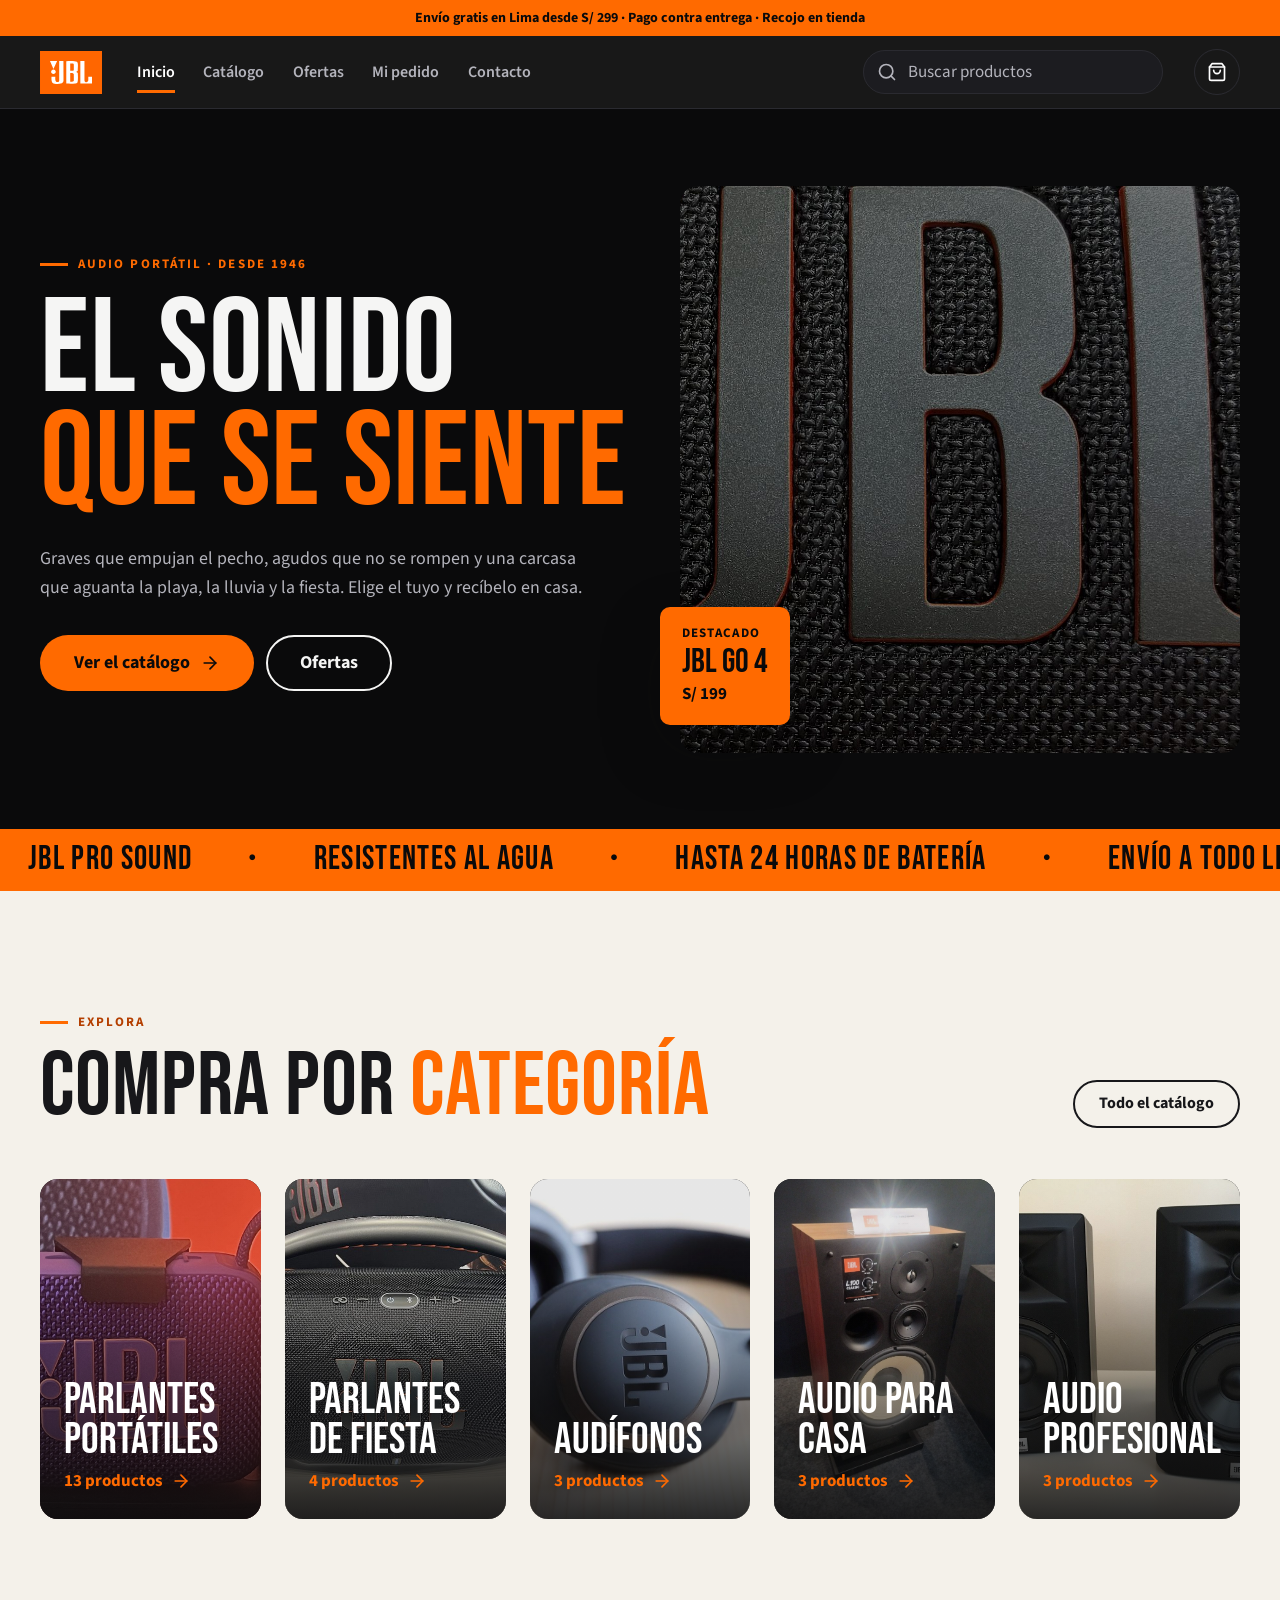
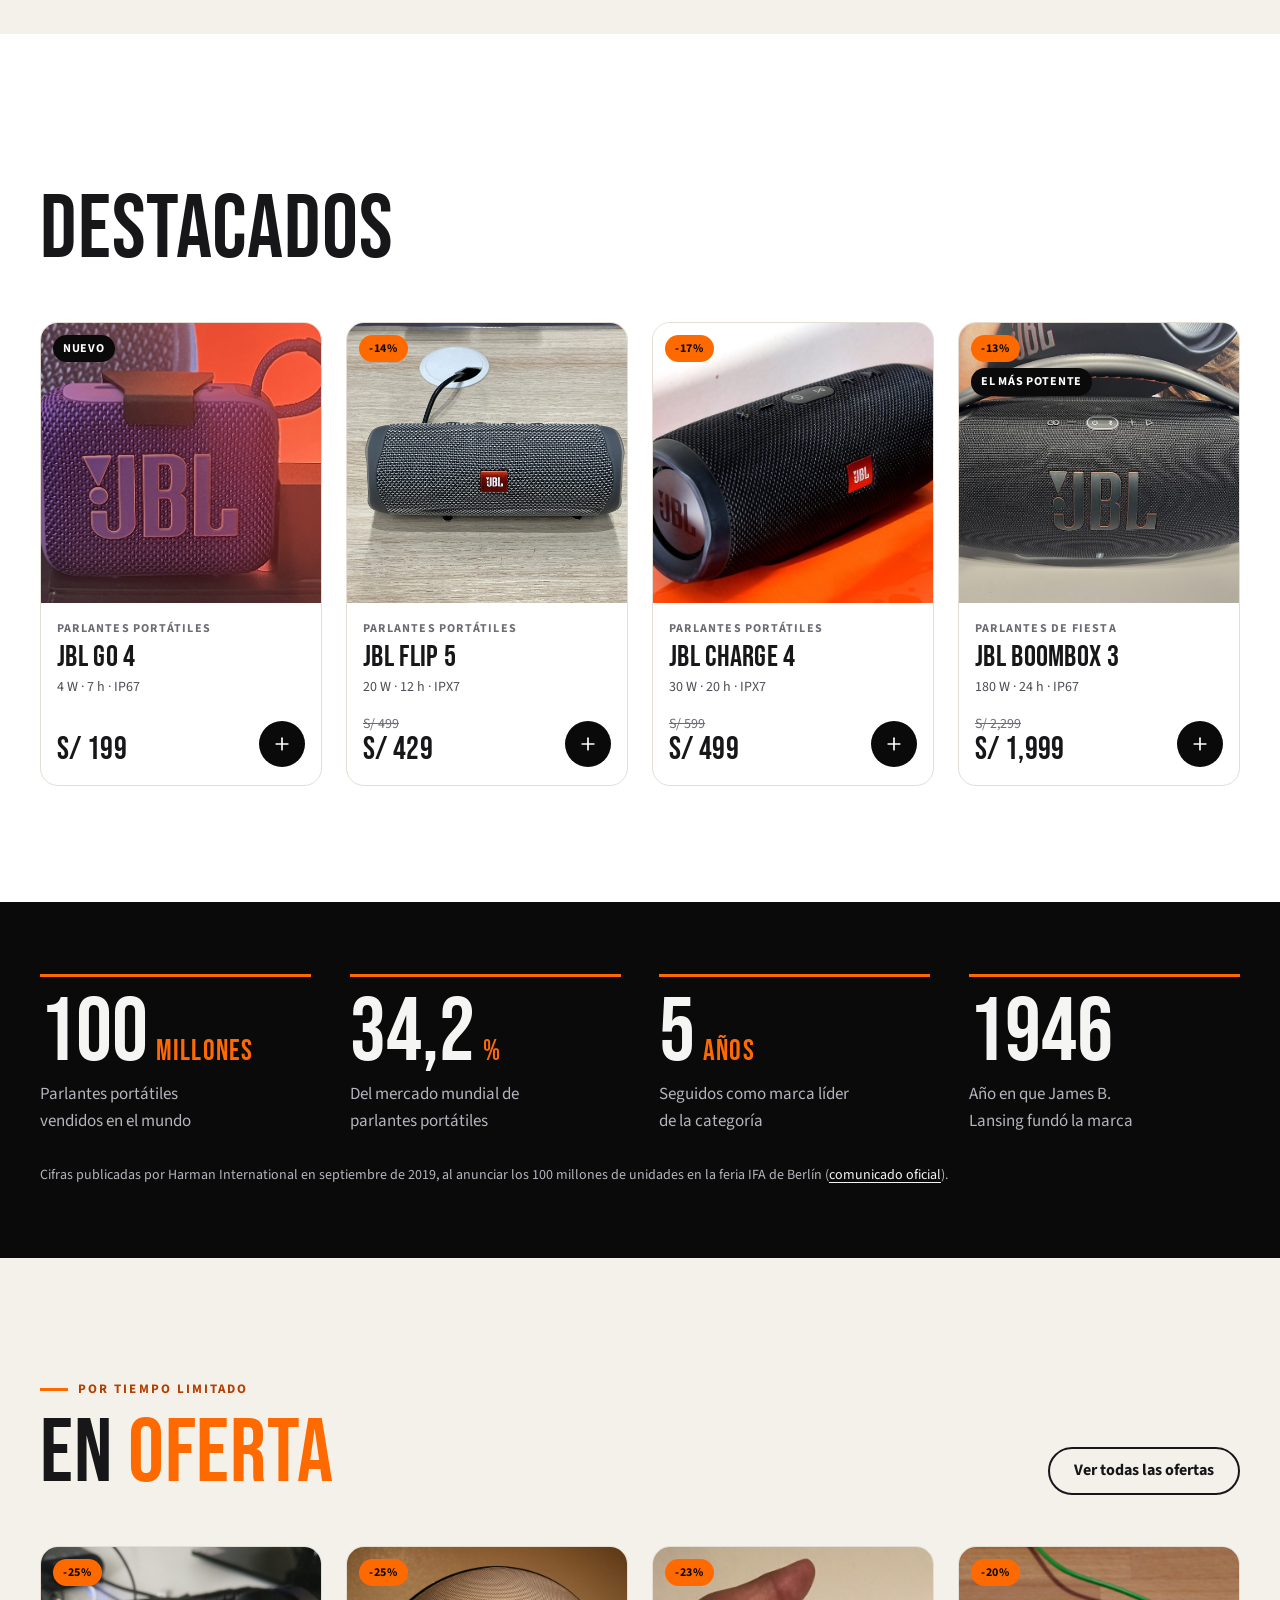
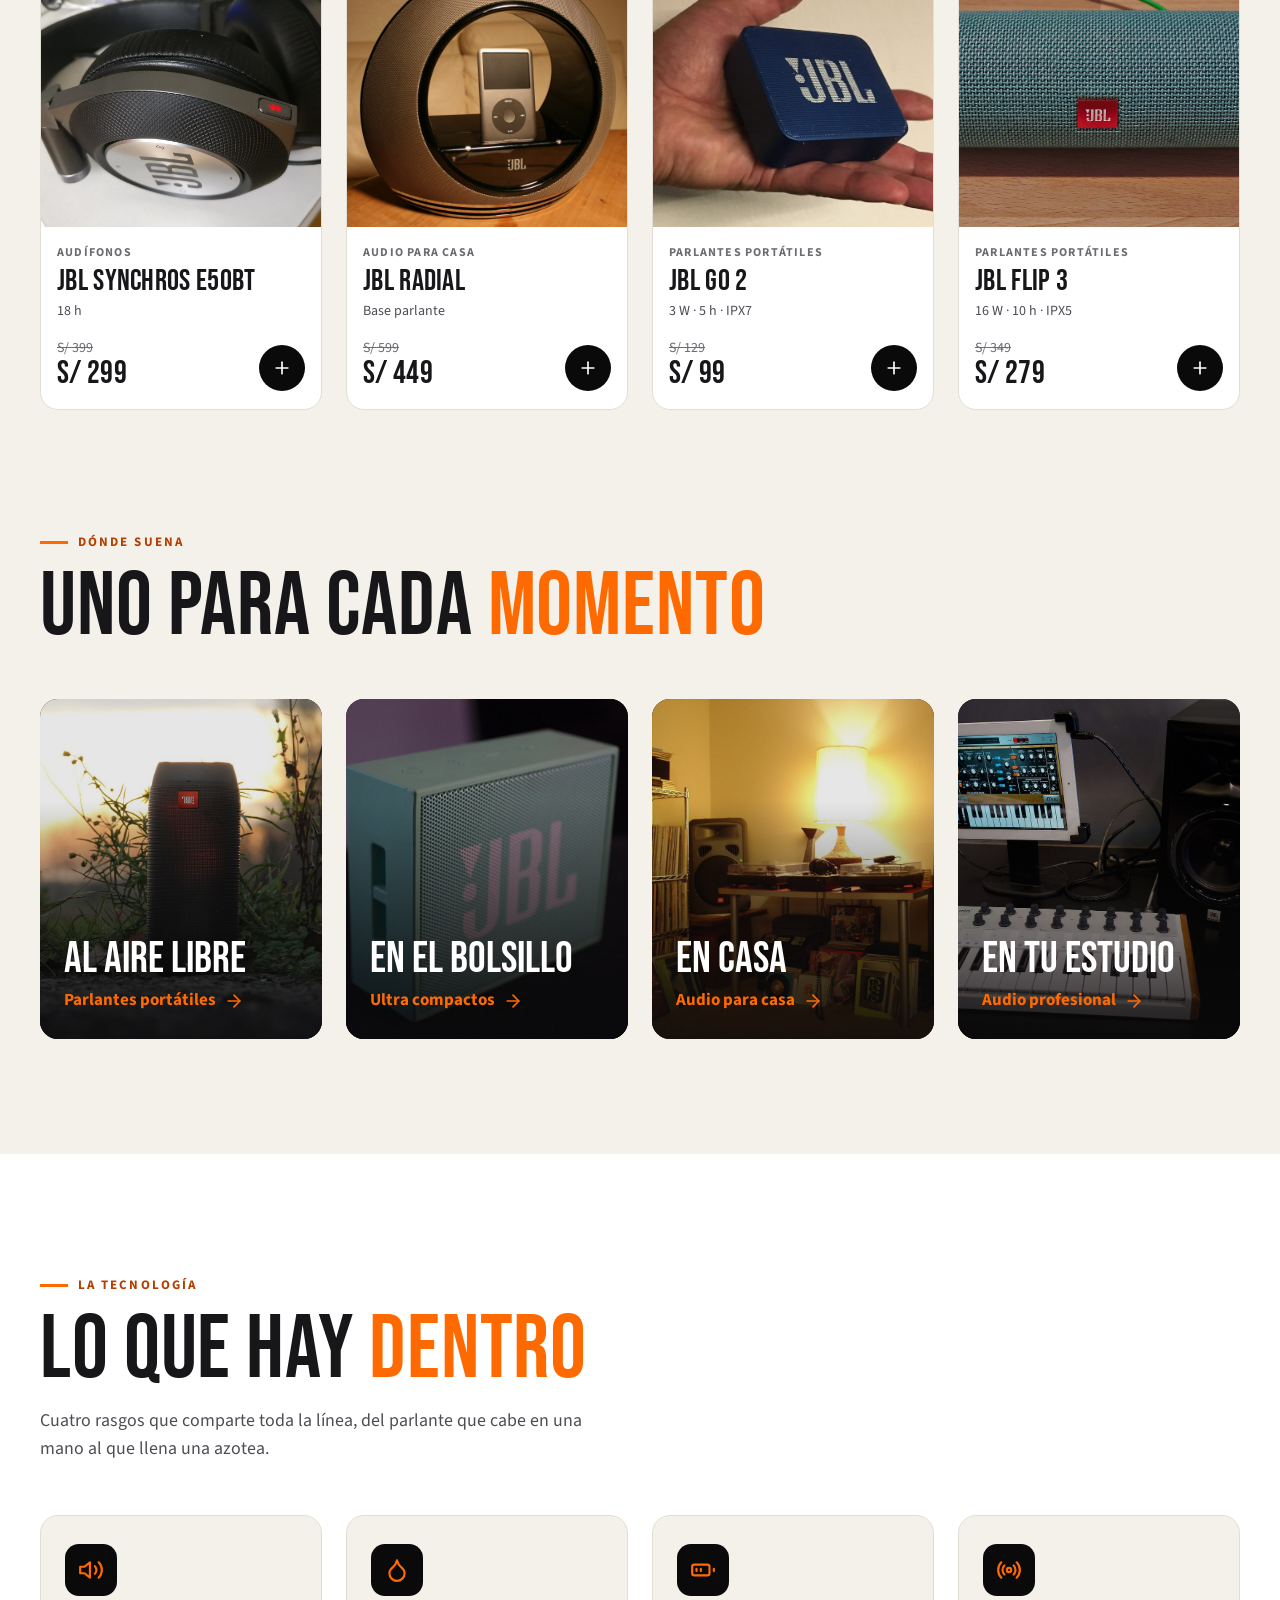
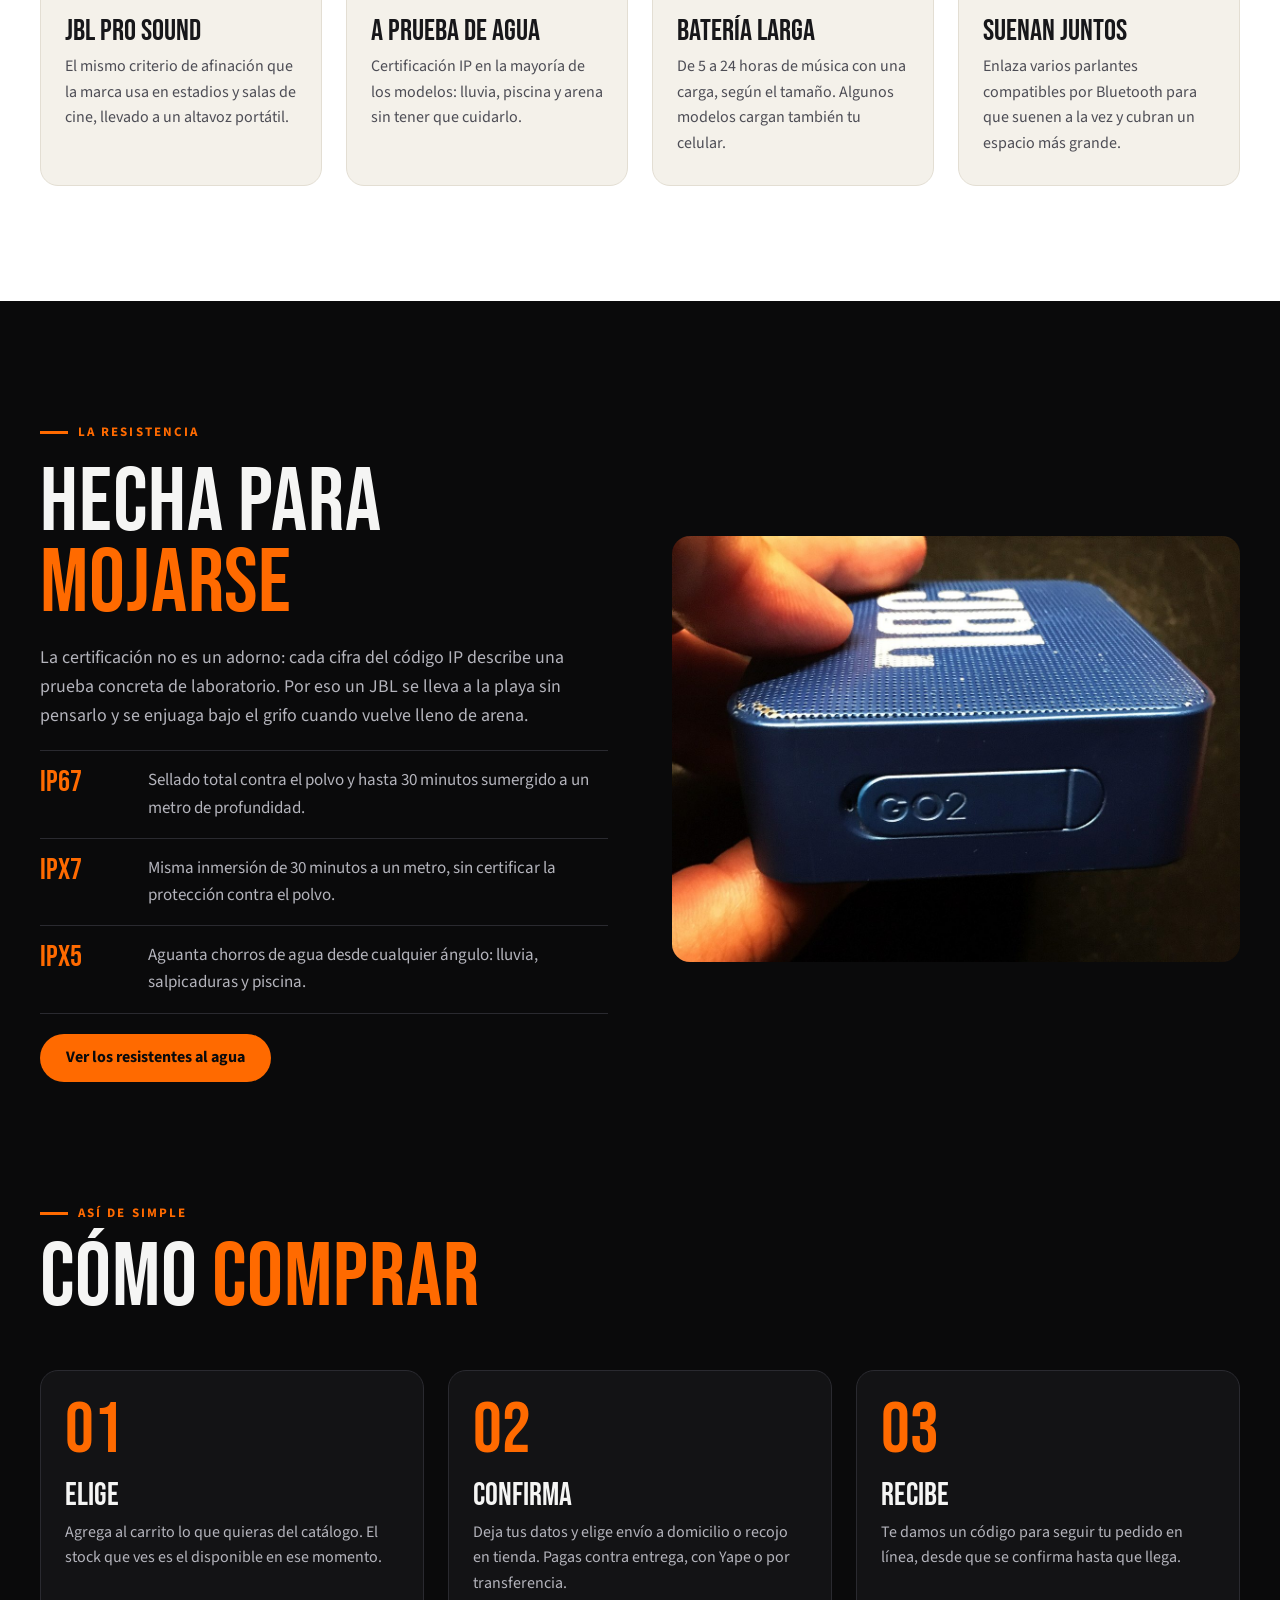
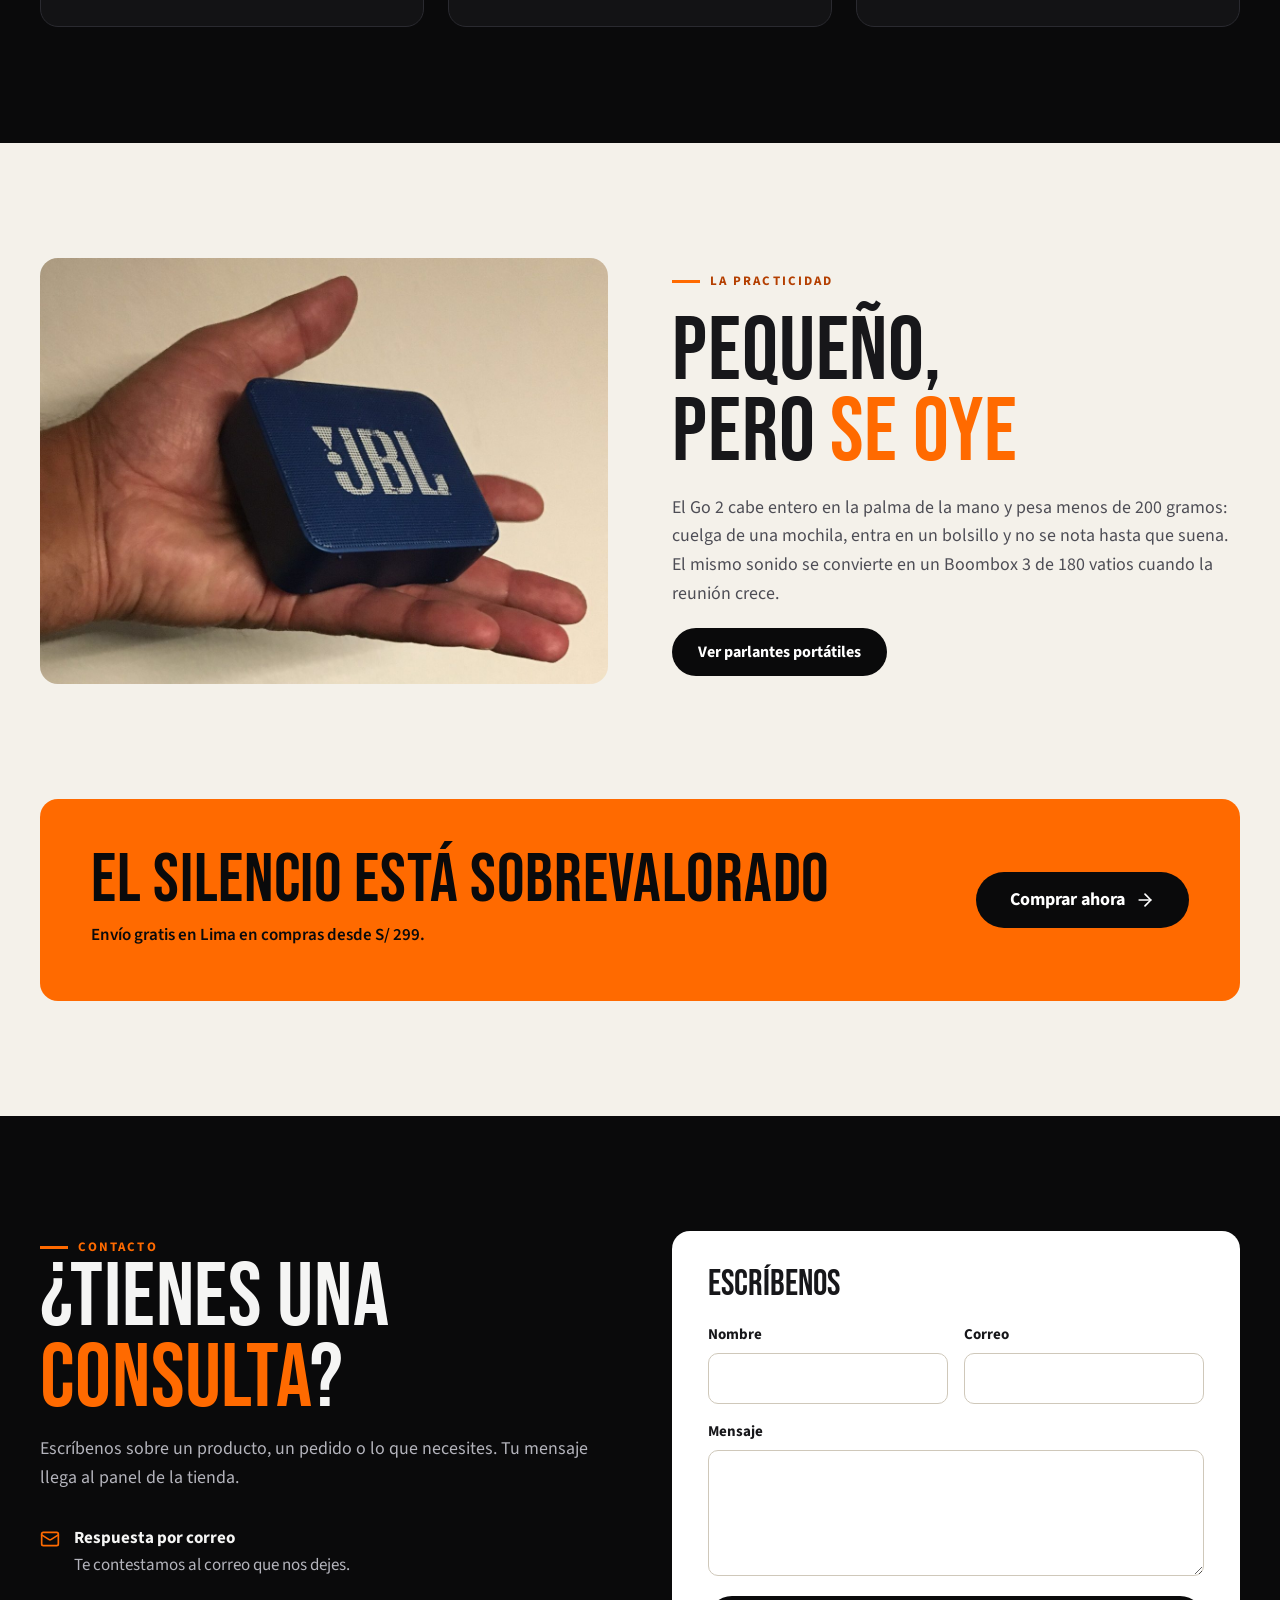
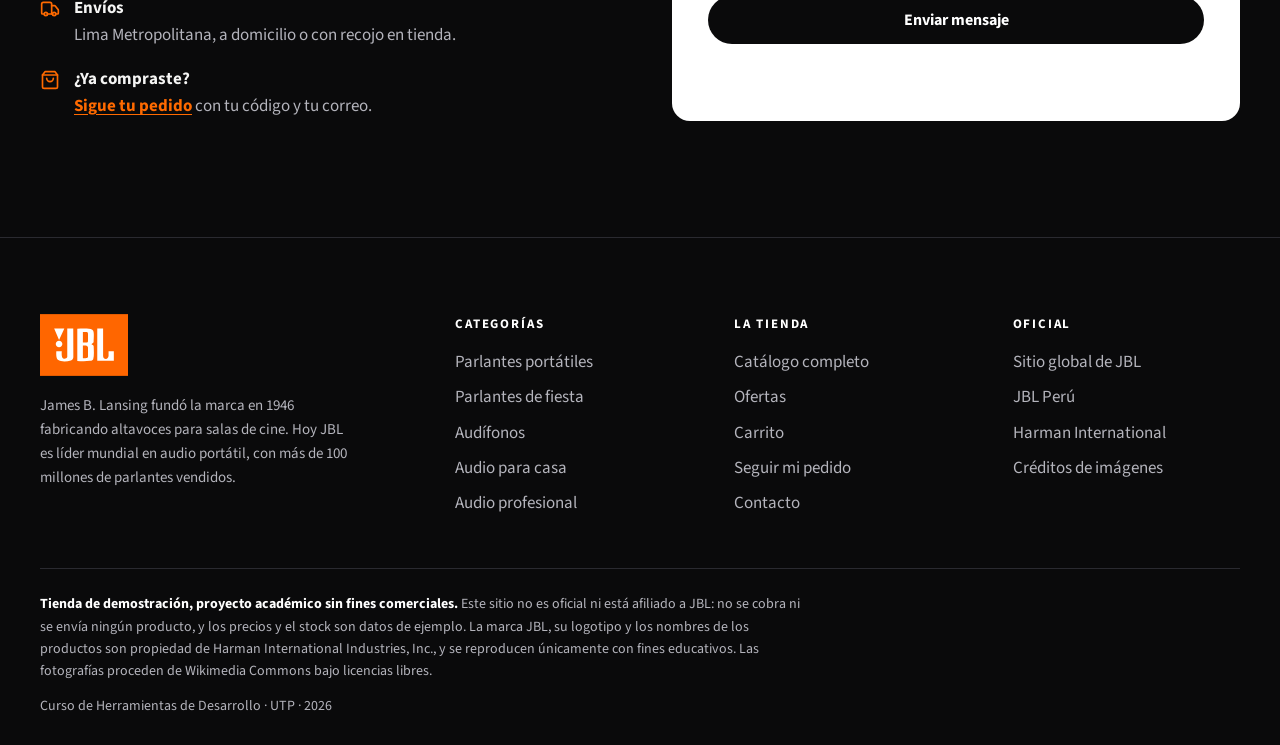
<file: index.html>
<!DOCTYPE html>
<html lang="es">
<head>
  <meta charset="UTF-8">
  <meta name="viewport" content="width=device-width, initial-scale=1.0">

  <title>JBL Store — El sonido que se siente</title>
  <meta name="description" content="Tienda de demostración de JBL: parlantes portátiles, audífonos y audio para casa. Envío a Lima, pago contra entrega y recojo en tienda.">
  <meta name="theme-color" content="#0a0a0b">

  <meta property="og:type" content="website">
  <meta property="og:title" content="JBL Store — El sonido que se siente">
  <meta property="og:description" content="Parlantes portátiles, audífonos y audio para casa con JBL Pro Sound.">
  <meta property="og:image" content="assets/img/hero-marca.jpg">
  <meta property="og:locale" content="es_PE">

  <link rel="icon" href="assets/img/logo-jbl.svg" type="image/svg+xml">
  <link rel="preconnect" href="https://fonts.googleapis.com">
  <link rel="preconnect" href="https://fonts.gstatic.com" crossorigin>
  <link href="https://fonts.googleapis.com/css2?family=Bebas+Neue&family=Source+Sans+3:wght@400;600;700&display=swap" rel="stylesheet">
  <link rel="stylesheet" href="css/estilos.css">

  <!-- Marca que JavaScript está activo: las apariciones al hacer scroll solo
       se aplican si existe esta clase. -->
  <script>document.documentElement.classList.add('js');</script>
  <!-- Copia estática del catálogo y base de la tienda (carrito, cabecera, pie). -->
  <script src="data/catalogo.js"></script>
  <script src="js/tienda.js"></script>
</head>
<body>

<script>JBL.cabecera();</script>

<noscript>
  <p class="anuncio">Esta tienda necesita JavaScript para mostrar el catálogo y el carrito.</p>
</noscript>

<main id="contenido">

  <!-- ================= PORTADA ================= -->
  <section class="portada oscuro">
    <div class="contenedor portada__caja">
      <div>
        <p class="etiqueta" style="color:var(--naranja)">Audio portátil · Desde 1946</p>
        <h1 class="portada__titulo">El sonido <em>que se siente</em></h1>
        <p class="bajada" style="color:var(--claro-suave)">
          Graves que empujan el pecho, agudos que no se rompen y una carcasa que
          aguanta la playa, la lluvia y la fiesta. Elige el tuyo y recíbelo en casa.
        </p>
        <div class="portada__acciones">
          <a class="boton boton--solido boton--grande" href="catalogo.html">
            Ver el catálogo
            <svg class="ico ico--flecha" aria-hidden="true"><use href="#i-flecha"/></svg>
          </a>
          <a class="boton boton--linea boton--grande" href="catalogo.html?oferta=1">Ofertas</a>
        </div>
      </div>

      <div class="portada__visual">
        <img src="assets/img/hero-marca.jpg" alt="Primer plano de la rejilla de un parlante JBL con el logotipo naranja" width="1400" height="933" fetchpriority="high">
        <!-- El producto destacado lo completa js/inicio.js -->
        <a class="portada__ficha" href="catalogo.html" data-portada-ficha hidden></a>
      </div>
    </div>
  </section>

  <!-- ================= CINTA ================= -->
  <div class="cinta" aria-hidden="true">
    <div class="cinta__pista">
      <span>JBL Pro Sound</span><span>Resistentes al agua</span><span>Hasta 24 horas de batería</span><span>Envío a todo Lima</span><span>Pago contra entrega</span>
      <span>JBL Pro Sound</span><span>Resistentes al agua</span><span>Hasta 24 horas de batería</span><span>Envío a todo Lima</span><span>Pago contra entrega</span>
    </div>
  </div>

  <!-- ================= CATEGORÍAS ================= -->
  <section class="seccion" aria-labelledby="t-categorias">
    <div class="contenedor">
      <header class="seccion__cab">
        <div>
          <p class="etiqueta reveal">Explora</p>
          <h2 class="titulo reveal" id="t-categorias">Compra por <em>categoría</em></h2>
        </div>
        <a class="boton boton--linea reveal" href="catalogo.html">Todo el catálogo</a>
      </header>
      <div class="categorias" data-categorias></div>
    </div>
  </section>

  <!-- ================= DESTACADOS ================= -->
  <section class="seccion seccion--papel" aria-labelledby="t-destacados">
    <div class="contenedor">
      <header class="seccion__cab">
        <div>
          <p class="etiqueta reveal">Los más pedidos</p>
          <h2 class="titulo reveal" id="t-destacados">Destacados</h2>
        </div>
      </header>
      <div class="rejilla-prod" data-destacados></div>
    </div>
  </section>

  <!-- ================= CIFRAS ================= -->
  <section class="cifras" aria-label="La marca en cifras">
    <div class="contenedor">
      <div class="cifras__rejilla">
        <div class="cifra reveal">
          <p class="cifra__dato">100<span>millones</span></p>
          <p class="cifra__pie">Parlantes portátiles vendidos en el mundo</p>
        </div>
        <div class="cifra reveal">
          <p class="cifra__dato">34,2<span>%</span></p>
          <p class="cifra__pie">Del mercado mundial de parlantes portátiles</p>
        </div>
        <div class="cifra reveal">
          <p class="cifra__dato">5<span>años</span></p>
          <p class="cifra__pie">Seguidos como marca líder de la categoría</p>
        </div>
        <div class="cifra reveal">
          <p class="cifra__dato">1946</p>
          <p class="cifra__pie">Año en que James B. Lansing fundó la marca</p>
        </div>
      </div>
      <p class="cifras__fuente">
        Cifras publicadas por Harman International en septiembre de 2019, al anunciar los 100 millones de unidades en la feria IFA de Berlín
        (<a href="https://news.harman.com/releases/jbl-sets-new-record-with-100-million-portable-speakers" target="_blank" rel="noopener noreferrer">comunicado oficial</a>).
      </p>
    </div>
  </section>

  <!-- ================= OFERTAS ================= -->
  <section class="seccion" aria-labelledby="t-ofertas" data-seccion-ofertas>
    <div class="contenedor">
      <header class="seccion__cab">
        <div>
          <p class="etiqueta reveal">Por tiempo limitado</p>
          <h2 class="titulo reveal" id="t-ofertas">En <em>oferta</em></h2>
        </div>
        <a class="boton boton--linea reveal" href="catalogo.html?oferta=1">Ver todas las ofertas</a>
      </header>
      <div class="rejilla-prod" data-ofertas></div>
    </div>
  </section>

  <!-- ================= MOMENTOS ================= -->
  <section class="seccion" style="padding-top:0" aria-labelledby="t-momentos">
    <div class="contenedor">
      <header class="seccion__cab">
        <div>
          <p class="etiqueta reveal">Dónde suena</p>
          <h2 class="titulo reveal" id="t-momentos">Uno para cada <em>momento</em></h2>
        </div>
      </header>
      <div class="categorias">
        <a class="cat reveal" href="catalogo.html?categoria=parlantes-portatiles">
          <img src="assets/img/ambiente/atardecer-pulse.jpg" alt="Parlante portátil JBL cilíndrico negro de pie en el suelo entre la hierba, a contraluz al atardecer" loading="lazy" width="1400" height="933">
          <span class="cat__texto">
            <span class="cat__nombre">Al aire libre</span>
            <span class="cat__total">Parlantes portátiles <svg class="ico" aria-hidden="true"><use href="#i-flecha"/></svg></span>
          </span>
        </a>
        <a class="cat reveal" href="catalogo.html?q=ultra+compacto">
          <img src="assets/img/ambiente/go-penumbra.jpg" alt="Parlante JBL Go verde menta sobre una superficie oscura, iluminado de lado" loading="lazy" width="1400" height="933">
          <span class="cat__texto">
            <span class="cat__nombre">En el bolsillo</span>
            <span class="cat__total">Ultra compactos <svg class="ico" aria-hidden="true"><use href="#i-flecha"/></svg></span>
          </span>
        </a>
        <a class="cat reveal" href="catalogo.html?categoria=audio-para-casa">
          <img src="assets/img/ambiente/cabina-dj-eon-1500.jpg" alt="Rincón de DJ en casa con dos tornamesas, estantes de vinilos y un par de parlantes JBL EON 1500 bajo la luz cálida de una lámpara" loading="lazy" width="1400" height="933">
          <span class="cat__texto">
            <span class="cat__nombre">En casa</span>
            <span class="cat__total">Audio para casa <svg class="ico" aria-hidden="true"><use href="#i-flecha"/></svg></span>
          </span>
        </a>
        <a class="cat reveal" href="catalogo.html?categoria=audio-profesional">
          <img src="assets/img/ambiente/escritorio-monitor-estudio.jpg" alt="Escritorio de producción musical con un teclado controlador, una tableta con sintetizador y un monitor de estudio JBL" loading="lazy" width="1400" height="933">
          <span class="cat__texto">
            <span class="cat__nombre">En tu estudio</span>
            <span class="cat__total">Audio profesional <svg class="ico" aria-hidden="true"><use href="#i-flecha"/></svg></span>
          </span>
        </a>
      </div>
    </div>
  </section>

  <!-- ================= TECNOLOGÍA ================= -->
  <section class="seccion seccion--papel" id="tecnologia" aria-labelledby="t-tecnologia">
    <div class="contenedor">
      <header class="seccion__cab">
        <div>
          <p class="etiqueta reveal">La tecnología</p>
          <h2 class="titulo reveal" id="t-tecnologia">Lo que hay <em>dentro</em></h2>
          <p class="bajada reveal">Cuatro rasgos que comparte toda la línea, del parlante que cabe en una mano al que llena una azotea.</p>
        </div>
      </header>
      <div class="rasgos">
        <article class="rasgo reveal" style="background:var(--hueso)">
          <span class="rasgo__ico"><svg class="ico" aria-hidden="true"><use href="#i-sonido"/></svg></span>
          <h3 class="rasgo__titulo">JBL Pro Sound</h3>
          <p>El mismo criterio de afinación que la marca usa en estadios y salas de cine, llevado a un altavoz portátil.</p>
        </article>
        <article class="rasgo reveal" style="background:var(--hueso)">
          <span class="rasgo__ico"><svg class="ico" aria-hidden="true"><use href="#i-agua"/></svg></span>
          <h3 class="rasgo__titulo">A prueba de agua</h3>
          <p>Certificación IP en la mayoría de los modelos: lluvia, piscina y arena sin tener que cuidarlo.</p>
        </article>
        <article class="rasgo reveal" style="background:var(--hueso)">
          <span class="rasgo__ico"><svg class="ico" aria-hidden="true"><use href="#i-bateria"/></svg></span>
          <h3 class="rasgo__titulo">Batería larga</h3>
          <p>De 5 a 24 horas de música con una carga, según el tamaño. Algunos modelos cargan también tu celular.</p>
        </article>
        <article class="rasgo reveal" style="background:var(--hueso)">
          <span class="rasgo__ico"><svg class="ico" aria-hidden="true"><use href="#i-enlace"/></svg></span>
          <h3 class="rasgo__titulo">Suenan juntos</h3>
          <p>Enlaza varios parlantes compatibles por Bluetooth para que suenen a la vez y cubran un espacio más grande.</p>
        </article>
      </div>
    </div>
  </section>

  <!-- ================= RESISTENCIA ================= -->
  <section class="seccion oscuro" id="resistencia" aria-labelledby="t-resistencia">
    <div class="contenedor duo">
      <div class="duo__texto">
        <p class="etiqueta reveal">La resistencia</p>
        <h2 class="titulo reveal" id="t-resistencia">Hecha para <em>mojarse</em></h2>
        <p class="bajada reveal">
          La certificación no es un adorno: cada cifra del código IP describe una prueba concreta de
          laboratorio. Por eso un JBL se lleva a la playa sin pensarlo y se enjuaga bajo el grifo cuando vuelve lleno de arena.
        </p>
        <dl class="datos reveal">
          <div class="datos__fila">
            <dt>IP67</dt>
            <dd>Sellado total contra el polvo y hasta 30 minutos sumergido a un metro de profundidad.</dd>
          </div>
          <div class="datos__fila">
            <dt>IPX7</dt>
            <dd>Misma inmersión de 30 minutos a un metro, sin certificar la protección contra el polvo.</dd>
          </div>
          <div class="datos__fila">
            <dt>IPX5</dt>
            <dd>Aguanta chorros de agua desde cualquier ángulo: lluvia, salpicaduras y piscina.</dd>
          </div>
        </dl>
        <a class="boton boton--solido reveal" href="catalogo.html?resistencia=1">Ver los resistentes al agua</a>
      </div>
      <figure class="duo__foto reveal">
        <img src="assets/img/resistencia.jpg" alt="Lateral de un JBL Go 2 con la tapa de goma que sella los puertos de carga" loading="lazy" width="1200" height="900">
      </figure>
    </div>
  </section>

  <!-- ================= CÓMO COMPRAR ================= -->
  <section class="seccion oscuro" style="padding-top:0" aria-labelledby="t-comprar">
    <div class="contenedor">
      <header class="seccion__cab">
        <div>
          <p class="etiqueta reveal">Así de simple</p>
          <h2 class="titulo reveal" id="t-comprar">Cómo <em>comprar</em></h2>
        </div>
      </header>
      <ol class="pasos-compra">
        <li class="paso-compra reveal">
          <h3>Elige</h3>
          <p>Agrega al carrito lo que quieras del catálogo. El stock que ves es el disponible en ese momento.</p>
        </li>
        <li class="paso-compra reveal">
          <h3>Confirma</h3>
          <p>Deja tus datos y elige envío a domicilio o recojo en tienda. Pagas contra entrega, con Yape o por transferencia.</p>
        </li>
        <li class="paso-compra reveal">
          <h3>Recibe</h3>
          <p>Te damos un código para seguir tu pedido en línea, desde que se confirma hasta que llega.</p>
        </li>
      </ol>
    </div>
  </section>

  <!-- ================= PRACTICIDAD ================= -->
  <section class="seccion" aria-labelledby="t-practicidad">
    <div class="contenedor duo duo--invertido">
      <div class="duo__texto">
        <p class="etiqueta reveal">La practicidad</p>
        <h2 class="titulo reveal" id="t-practicidad">Pequeño, pero <em>se oye</em></h2>
        <p class="bajada reveal">
          El Go 2 cabe entero en la palma de la mano y pesa menos de 200 gramos: cuelga de una mochila,
          entra en un bolsillo y no se nota hasta que suena. El mismo sonido se convierte en un Boombox 3
          de 180 vatios cuando la reunión crece.
        </p>
        <a class="boton boton--oscuro reveal" href="catalogo.html?categoria=parlantes-portatiles">Ver parlantes portátiles</a>
      </div>
      <figure class="duo__foto reveal">
        <img src="assets/img/practicidad.jpg" alt="Un JBL Go 2 apoyado en la palma de una mano, más pequeño que los dedos" loading="lazy" width="1200" height="900">
      </figure>
    </div>
  </section>

  <!-- ================= BANDA ================= -->
  <section class="seccion" style="padding-top:0">
    <div class="contenedor">
      <div class="banda reveal">
        <div>
          <h2 class="titulo">El silencio está sobrevalorado</h2>
          <p data-banda-envio>Envío gratis en Lima en compras desde S/ 299.</p>
        </div>
        <a class="boton boton--oscuro boton--grande" href="catalogo.html">
          Comprar ahora
          <svg class="ico ico--flecha" aria-hidden="true"><use href="#i-flecha"/></svg>
        </a>
      </div>
    </div>
  </section>

  <!-- ================= CONTACTO ================= -->
  <section class="seccion oscuro" id="contacto" aria-labelledby="t-contacto">
    <div class="contenedor contacto">
      <div>
        <p class="etiqueta reveal">Contacto</p>
        <h2 class="titulo reveal" id="t-contacto">¿Tienes una <em>consulta</em>?</h2>
        <p class="bajada reveal" style="margin-top:16px">
          Escríbenos sobre un producto, un pedido o lo que necesites. Tu mensaje llega al panel de la tienda.
        </p>
        <ul class="contacto__datos reveal">
          <li>
            <svg class="ico" aria-hidden="true"><use href="#i-correo"/></svg>
            <div><b>Respuesta por correo</b><span>Te contestamos al correo que nos dejes.</span></div>
          </li>
          <li>
            <svg class="ico" aria-hidden="true"><use href="#i-camion"/></svg>
            <div><b>Envíos</b><span>Lima Metropolitana, a domicilio o con recojo en tienda.</span></div>
          </li>
          <li>
            <svg class="ico" aria-hidden="true"><use href="#i-bolsa"/></svg>
            <div><b>¿Ya compraste?</b><span><a class="enlace" href="pedido.html">Sigue tu pedido</a> con tu código y tu correo.</span></div>
          </li>
        </ul>
      </div>

      <!-- El mensaje llega a la bandeja del ERP. -->
      <form class="panel-form reveal" id="contacto-form" novalidate>
        <h3 class="panel-form__titulo">Escríbenos</h3>
        <div class="campos">
          <div class="campo">
            <label for="contacto-nombre">Nombre</label>
            <input id="contacto-nombre" name="nombre" type="text" maxlength="80" autocomplete="name" required aria-describedby="e-nombre">
            <p class="campo__error" id="e-nombre" data-error="nombre"></p>
          </div>
          <div class="campo">
            <label for="contacto-correo">Correo</label>
            <input id="contacto-correo" name="correo" type="email" maxlength="120" autocomplete="email" required aria-describedby="e-correo">
            <p class="campo__error" id="e-correo" data-error="correo"></p>
          </div>
          <div class="campo campo--ancho">
            <label for="contacto-mensaje">Mensaje</label>
            <textarea id="contacto-mensaje" name="mensaje" rows="4" minlength="10" maxlength="1000" required aria-describedby="e-mensaje"></textarea>
            <p class="campo__error" id="e-mensaje" data-error="mensaje"></p>
          </div>
        </div>

        <!-- Campo trampa para bots: las personas no lo ven ni lo llenan. -->
        <div class="trampa" aria-hidden="true">
          <label for="contacto-sitio">No llenes este campo</label>
          <input id="contacto-sitio" name="sitio_web" type="text" tabindex="-1" autocomplete="off">
        </div>

        <button class="boton boton--oscuro boton--bloque" type="submit" style="margin-top:20px">Enviar mensaje</button>
        <p class="estado-form" role="status" aria-live="polite"></p>
      </form>
    </div>
  </section>

</main>

<script>JBL.pie();</script>
<script src="js/inicio.js"></script>
<script src="js/contacto.js"></script>

</body>
</html>
</file>
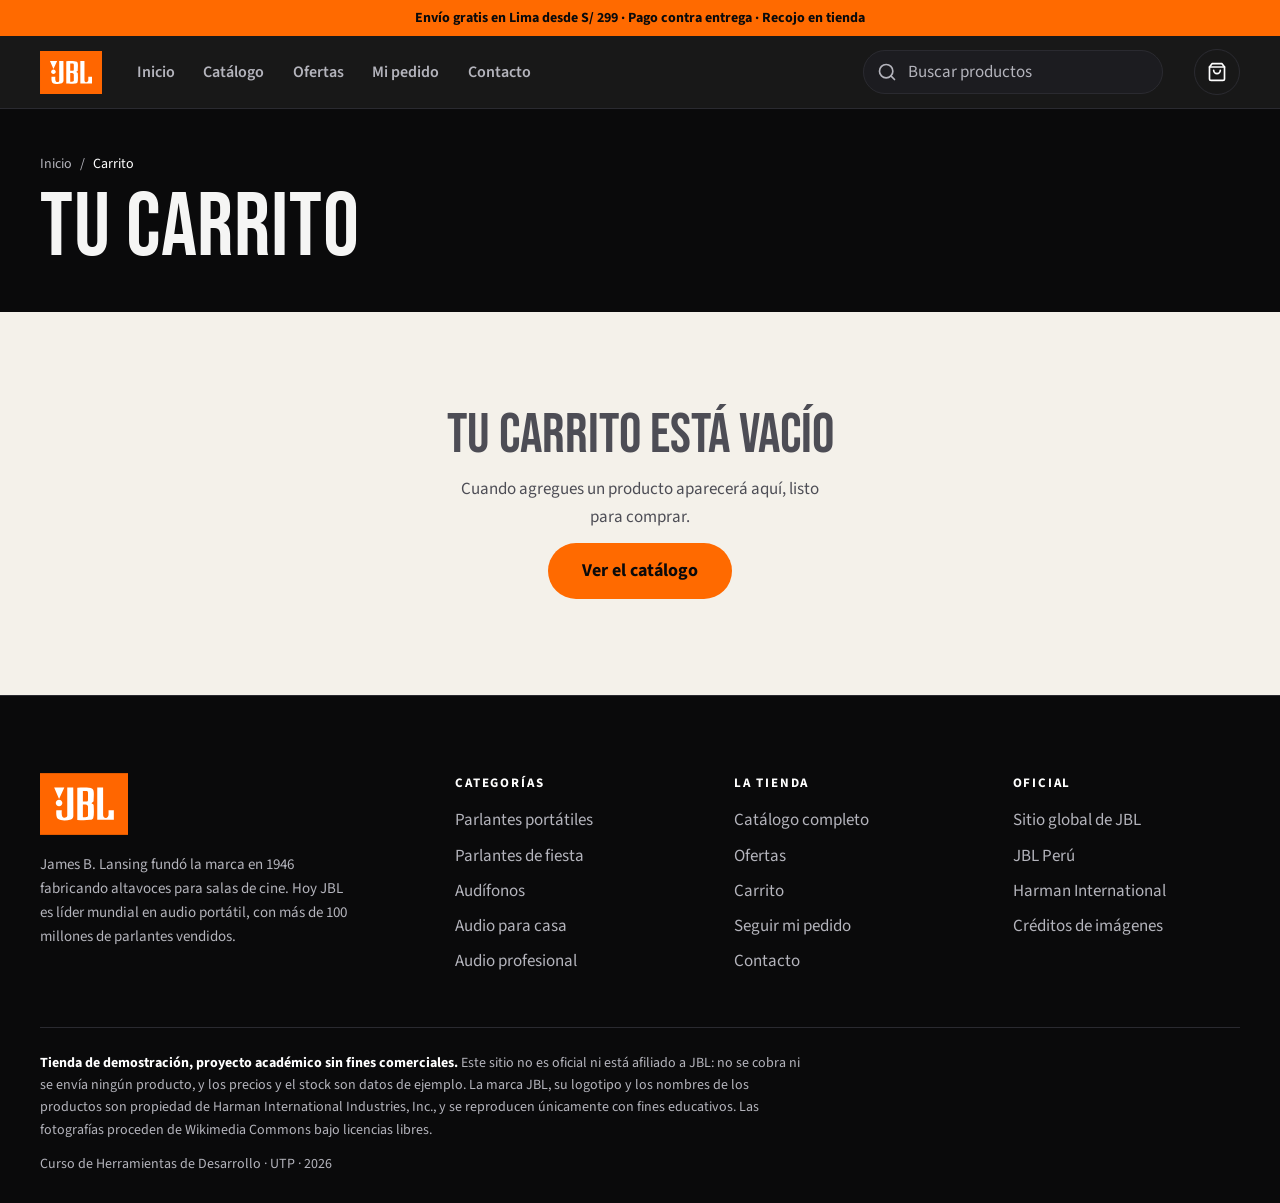
<file: carrito.html>
<!DOCTYPE html>
<html lang="es">
<head>
  <meta charset="UTF-8">
  <meta name="viewport" content="width=device-width, initial-scale=1.0">

  <title>Carrito — JBL Store</title>
  <meta name="description" content="Tu carrito en la tienda de demostración JBL.">
  <meta name="robots" content="noindex">
  <meta name="theme-color" content="#0a0a0b">

  <link rel="icon" href="assets/img/logo-jbl.svg" type="image/svg+xml">
  <link rel="preconnect" href="https://fonts.googleapis.com">
  <link rel="preconnect" href="https://fonts.gstatic.com" crossorigin>
  <link href="https://fonts.googleapis.com/css2?family=Bebas+Neue&family=Source+Sans+3:wght@400;600;700&display=swap" rel="stylesheet">
  <link rel="stylesheet" href="css/estilos.css">

  <script>document.documentElement.classList.add('js');</script>
  <script src="data/catalogo.js"></script>
  <script src="js/tienda.js"></script>
</head>
<body>

<script>JBL.cabecera();</script>

<main id="contenido">

  <header class="pagina-cab">
    <div class="contenedor">
      <nav class="miga" aria-label="Ruta">
        <a href="index.html">Inicio</a><span aria-hidden="true">/</span><span aria-current="page">Carrito</span>
      </nav>
      <h1 class="titulo">Tu carrito</h1>
    </div>
  </header>

  <!-- Lo arma js/carrito.js -->
  <div class="contenedor" data-carrito></div>

</main>

<script>JBL.pie();</script>
<script src="js/carrito.js"></script>

</body>
</html>
</file>
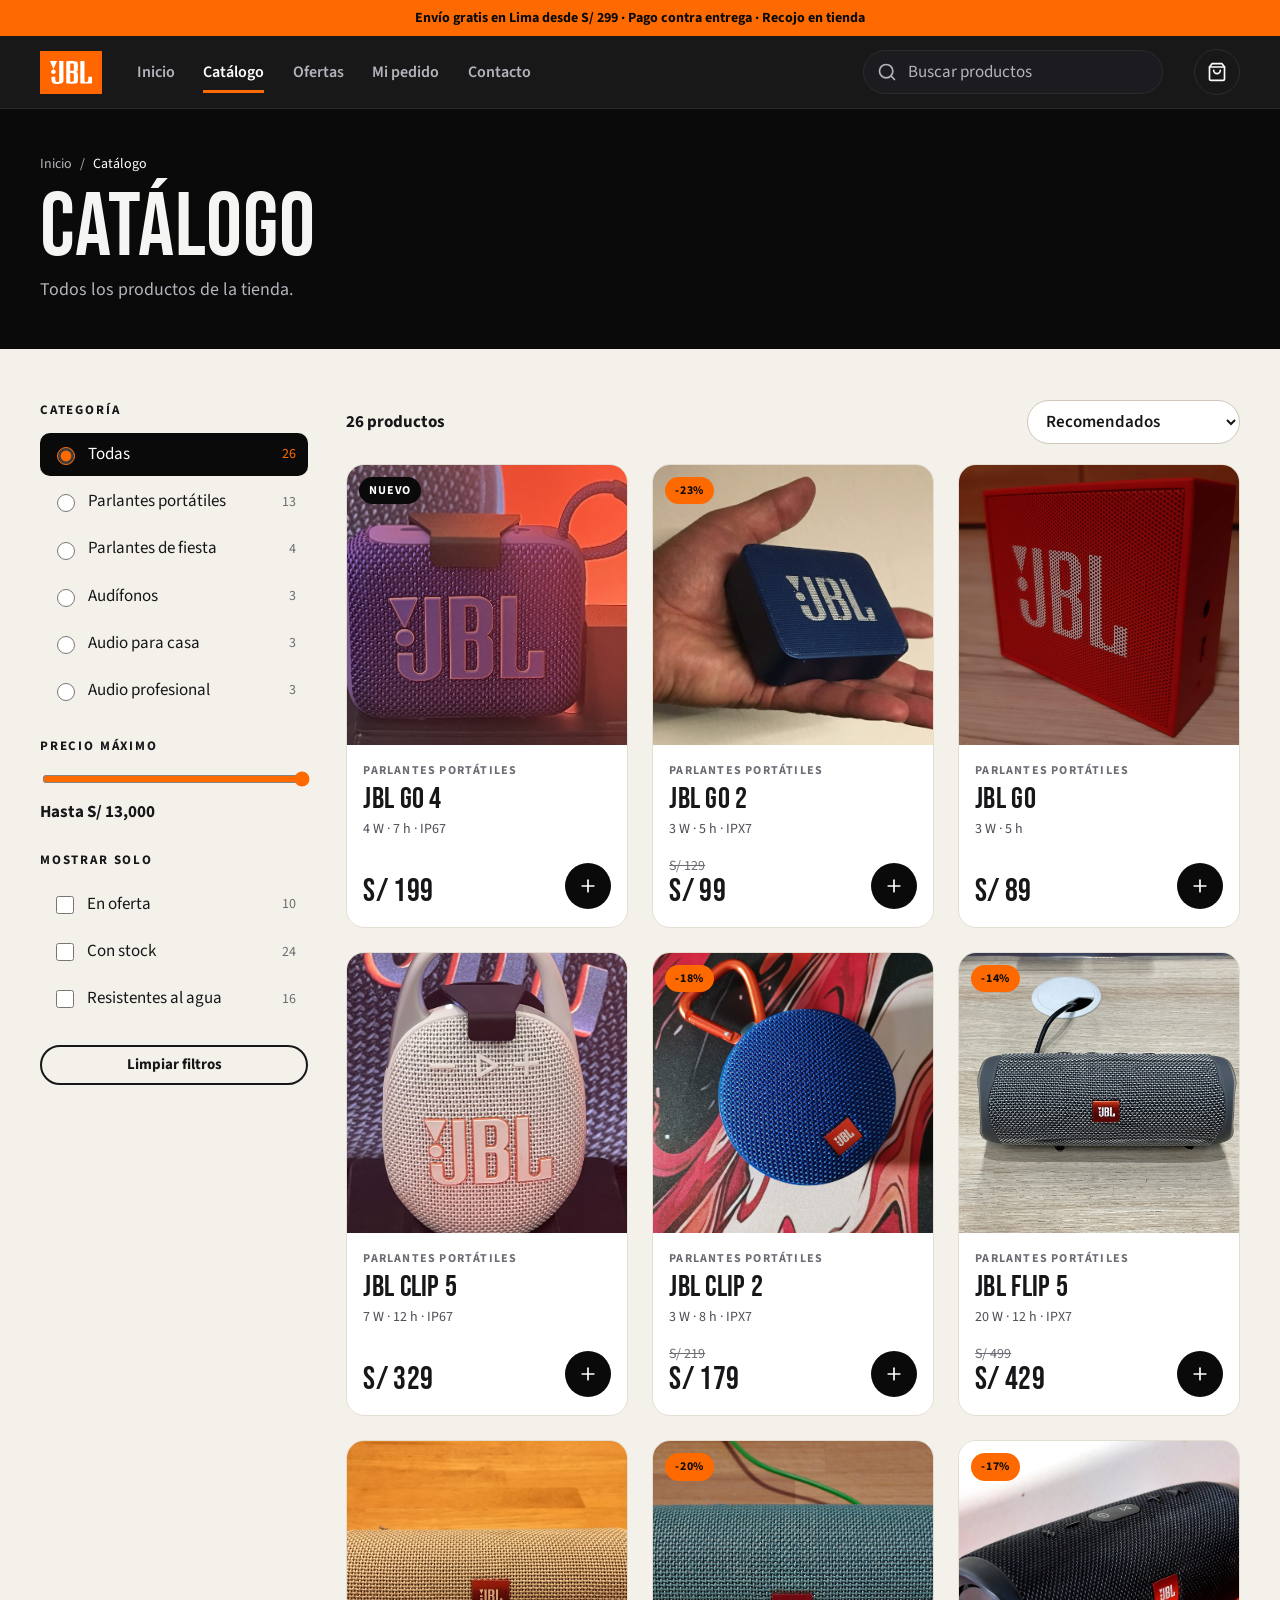
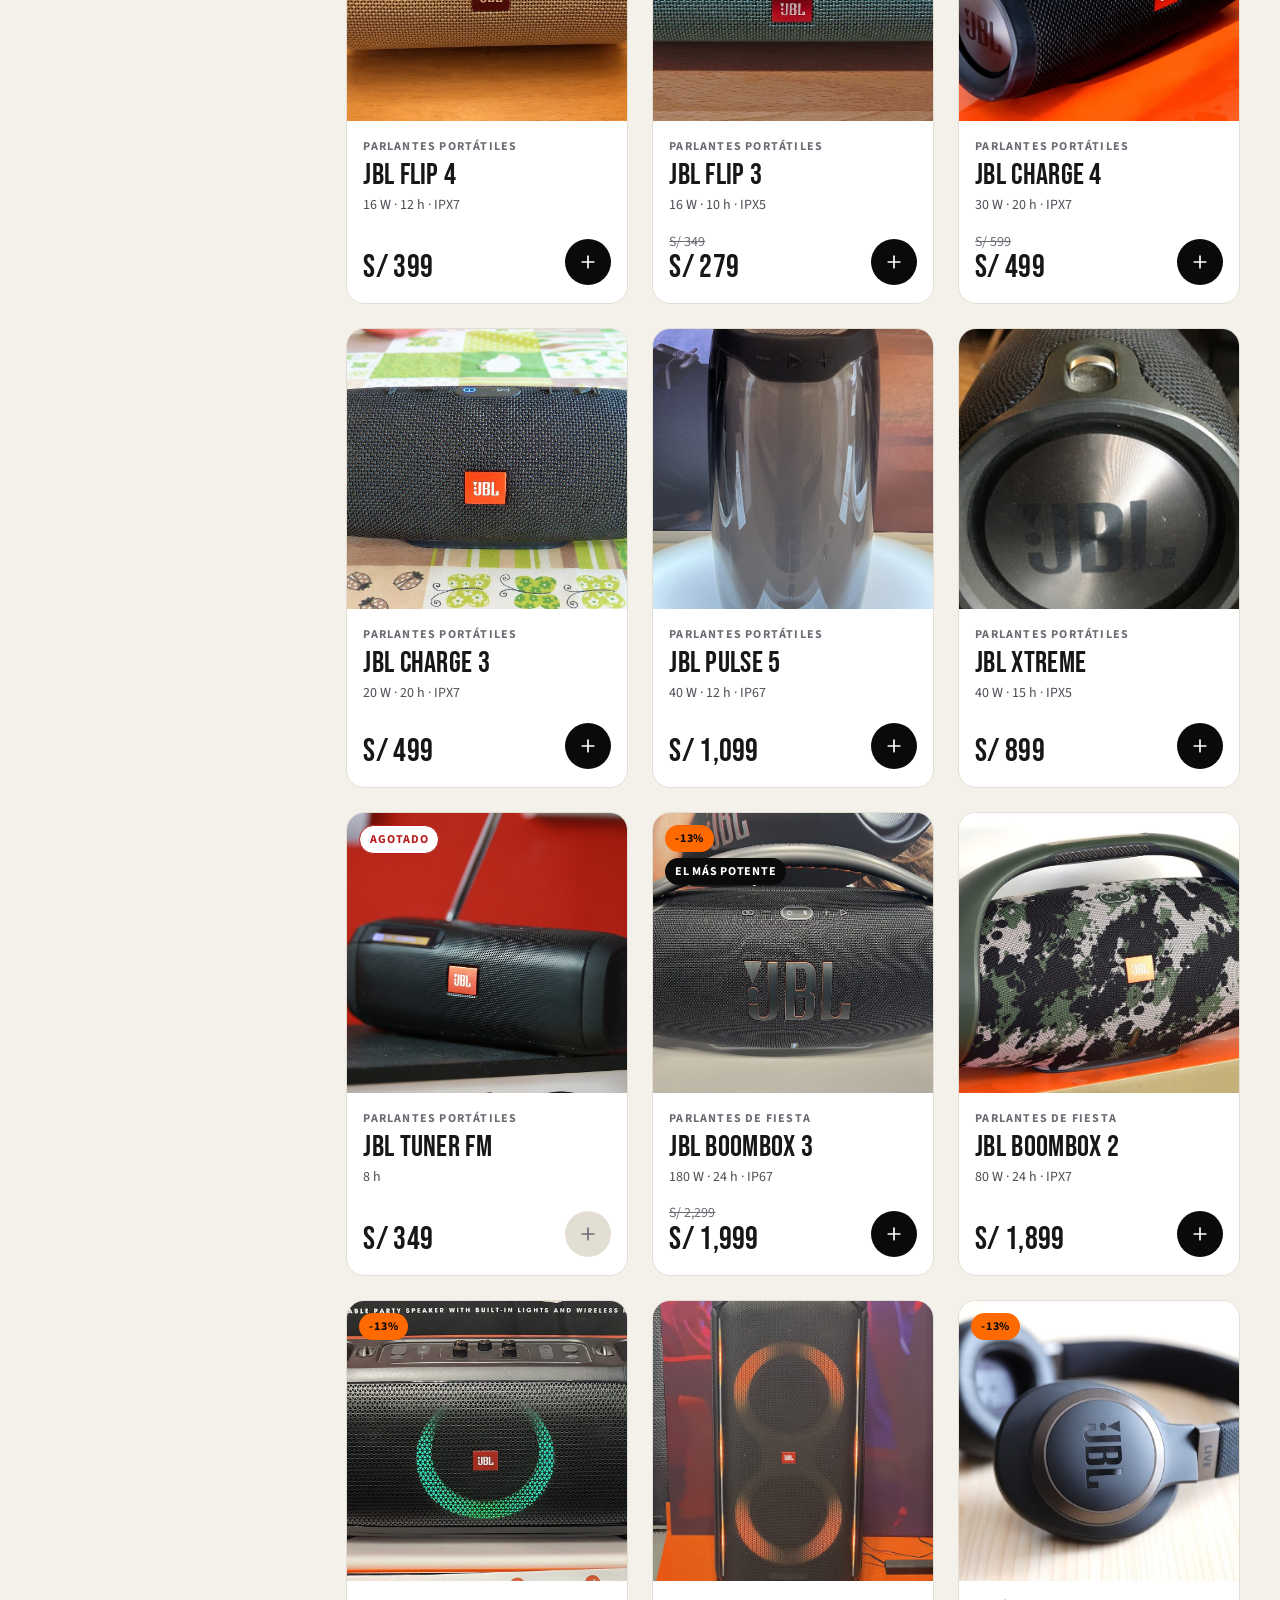
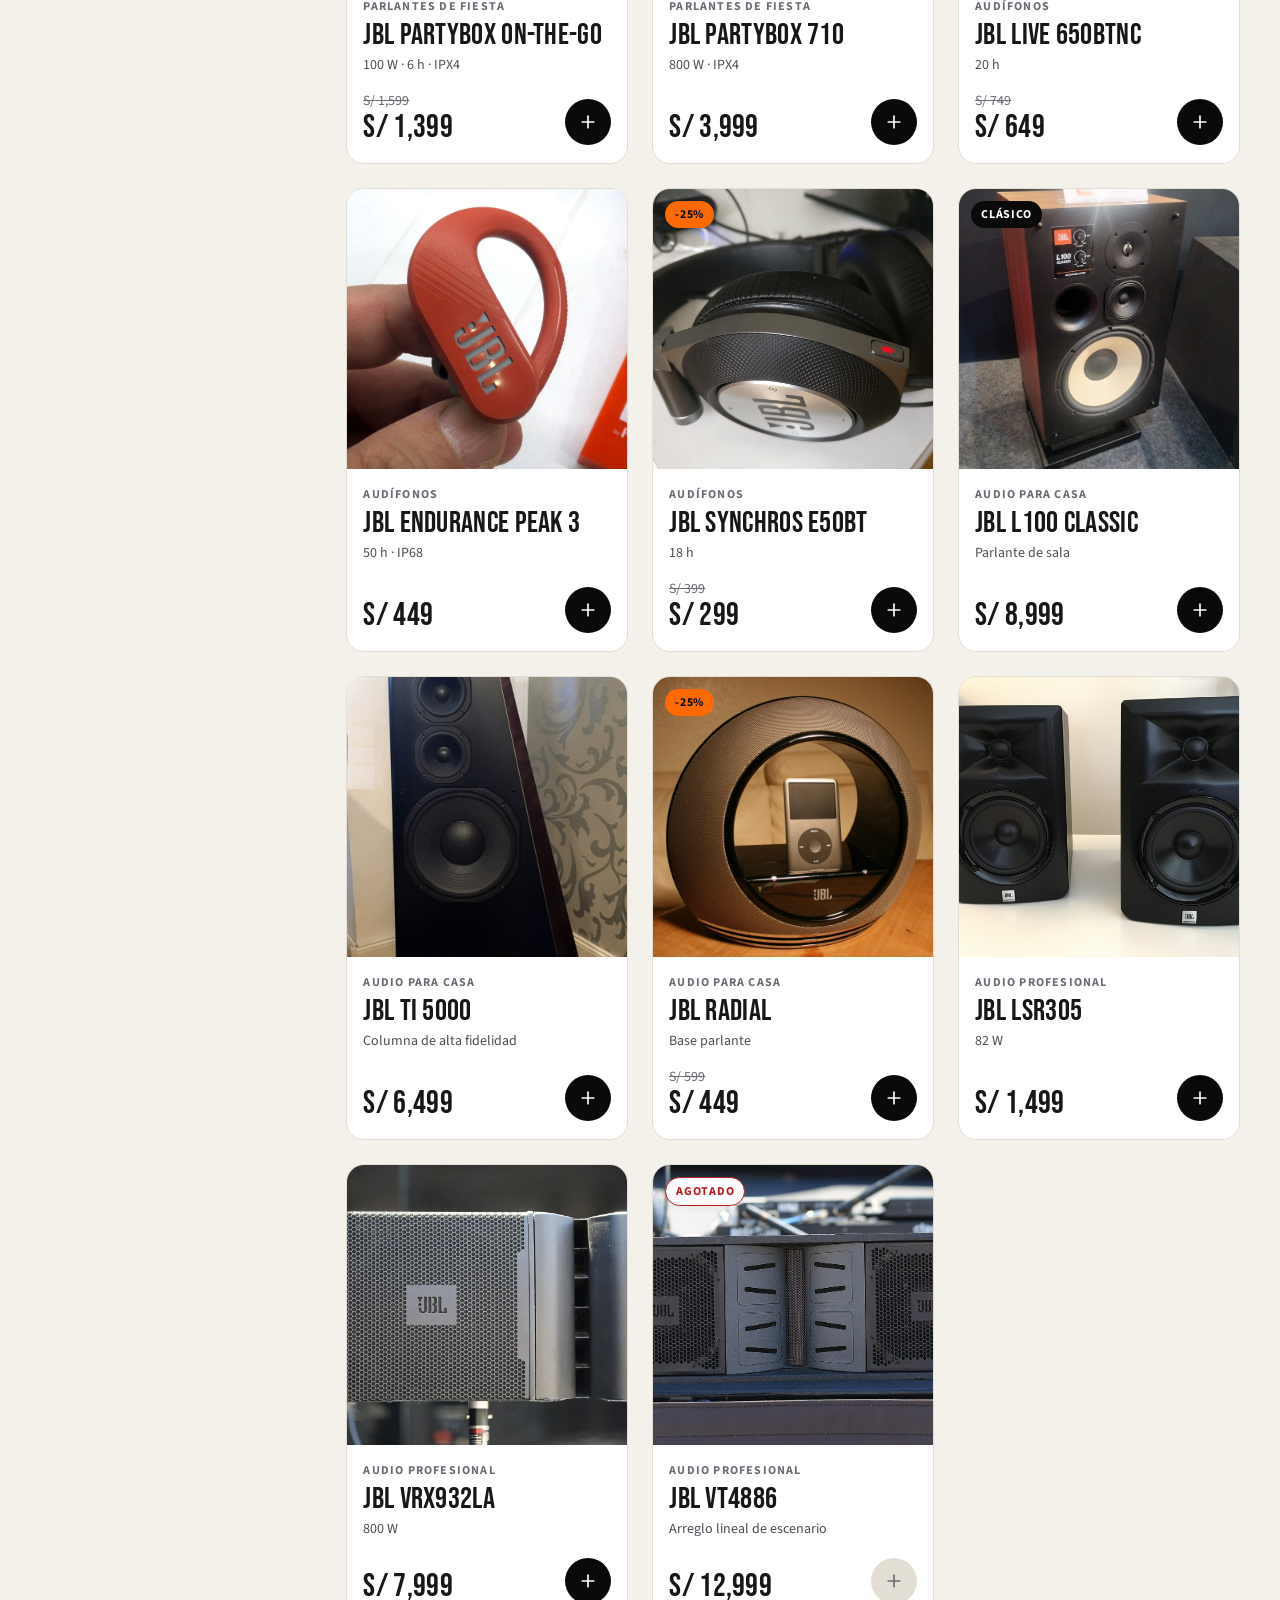
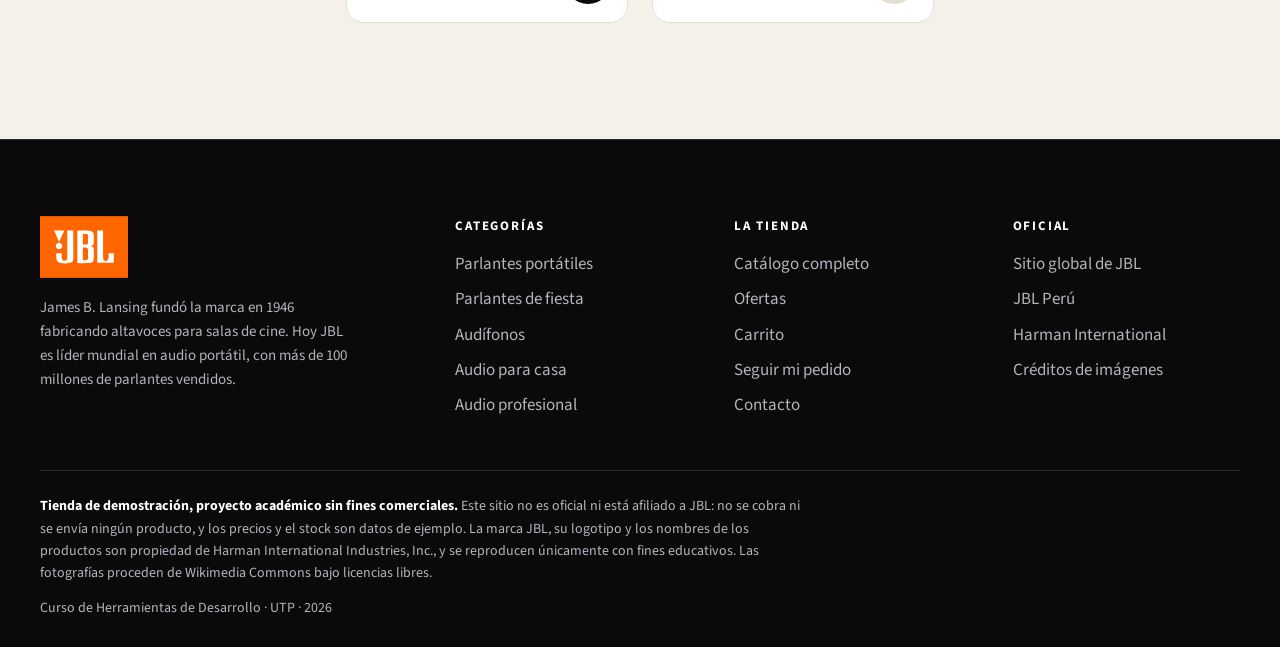
<file: catalogo.html>
<!DOCTYPE html>
<html lang="es">
<head>
  <meta charset="UTF-8">
  <meta name="viewport" content="width=device-width, initial-scale=1.0">

  <title>Catálogo — JBL Store</title>
  <meta name="description" content="Catálogo de la tienda de demostración JBL: filtra por categoría, precio y disponibilidad.">
  <meta name="theme-color" content="#0a0a0b">

  <link rel="icon" href="assets/img/logo-jbl.svg" type="image/svg+xml">
  <link rel="preconnect" href="https://fonts.googleapis.com">
  <link rel="preconnect" href="https://fonts.gstatic.com" crossorigin>
  <link href="https://fonts.googleapis.com/css2?family=Bebas+Neue&family=Source+Sans+3:wght@400;600;700&display=swap" rel="stylesheet">
  <link rel="stylesheet" href="css/estilos.css">

  <script>document.documentElement.classList.add('js');</script>
  <script src="data/catalogo.js"></script>
  <script src="js/tienda.js"></script>
</head>
<body>

<script>JBL.cabecera();</script>

<main id="contenido">

  <header class="pagina-cab">
    <div class="contenedor">
      <nav class="miga" aria-label="Ruta">
        <a href="index.html">Inicio</a><span aria-hidden="true">/</span><span aria-current="page">Catálogo</span>
      </nav>
      <h1 class="titulo" data-titulo>Catálogo</h1>
      <p class="bajada" data-bajada>Todos los productos de la tienda.</p>
    </div>
  </header>

  <div class="contenedor catalogo">

    <!-- ============ FILTROS ============ -->
    <form class="filtros" id="filtros" aria-label="Filtros del catálogo">
      <fieldset class="filtros__grupo">
        <legend class="filtros__titulo">Categoría</legend>
        <div class="filtros__lista" data-filtro-categorias></div>
      </fieldset>

      <fieldset class="filtros__grupo">
        <legend class="filtros__titulo">Precio máximo</legend>
        <div class="rango">
          <label class="sr-only" for="precio">Precio máximo</label>
          <input id="precio" name="precio" type="range" min="0" max="100" step="10">
          <output for="precio" data-precio-texto></output>
        </div>
      </fieldset>

      <fieldset class="filtros__grupo">
        <legend class="filtros__titulo">Mostrar solo</legend>
        <div class="filtros__lista">
          <label class="opcion"><input type="checkbox" name="oferta" value="1"><span>En oferta</span><span data-cuenta-oferta></span></label>
          <label class="opcion"><input type="checkbox" name="stock" value="1"><span>Con stock</span><span data-cuenta-stock></span></label>
          <label class="opcion"><input type="checkbox" name="resistencia" value="1"><span>Resistentes al agua</span><span data-cuenta-resistencia></span></label>
        </div>
      </fieldset>

      <button class="boton boton--linea boton--chico" type="reset">Limpiar filtros</button>
      <button class="boton boton--oscuro boton--chico filtros-abrir" type="button" data-cerrar-todo>Ver resultados</button>
    </form>

    <!-- ============ RESULTADOS ============ -->
    <section aria-label="Productos">
      <div class="barra-cat">
        <p class="barra-cat__cuenta" data-cuenta aria-live="polite"></p>
        <div class="barra-cat__orden">
          <button class="boton boton--linea boton--chico filtros-abrir" type="button" data-filtros-abrir>
            <svg class="ico" aria-hidden="true"><use href="#i-filtros"/></svg> Filtros
          </button>
          <label class="sr-only" for="orden">Ordenar por</label>
          <select id="orden" name="orden" form="filtros">
            <option value="">Recomendados</option>
            <option value="precio-asc">Precio: menor a mayor</option>
            <option value="precio-desc">Precio: mayor a menor</option>
            <option value="descuento">Mayor descuento</option>
            <option value="nombre">Nombre A–Z</option>
          </select>
        </div>
      </div>

      <div class="chips" data-chips></div>
      <div class="rejilla-prod rejilla-prod--3" data-resultados></div>
      <div class="vacio" data-vacio hidden>
        <p class="vacio__titulo">Nada con esos filtros</p>
        <p>Prueba con otra categoría, sube el precio máximo o quita algún filtro.</p>
        <button class="boton boton--oscuro" type="reset" form="filtros">Limpiar filtros</button>
      </div>
    </section>
  </div>

</main>

<script>JBL.pie();</script>
<script src="js/catalogo.js"></script>

</body>
</html>
</file>
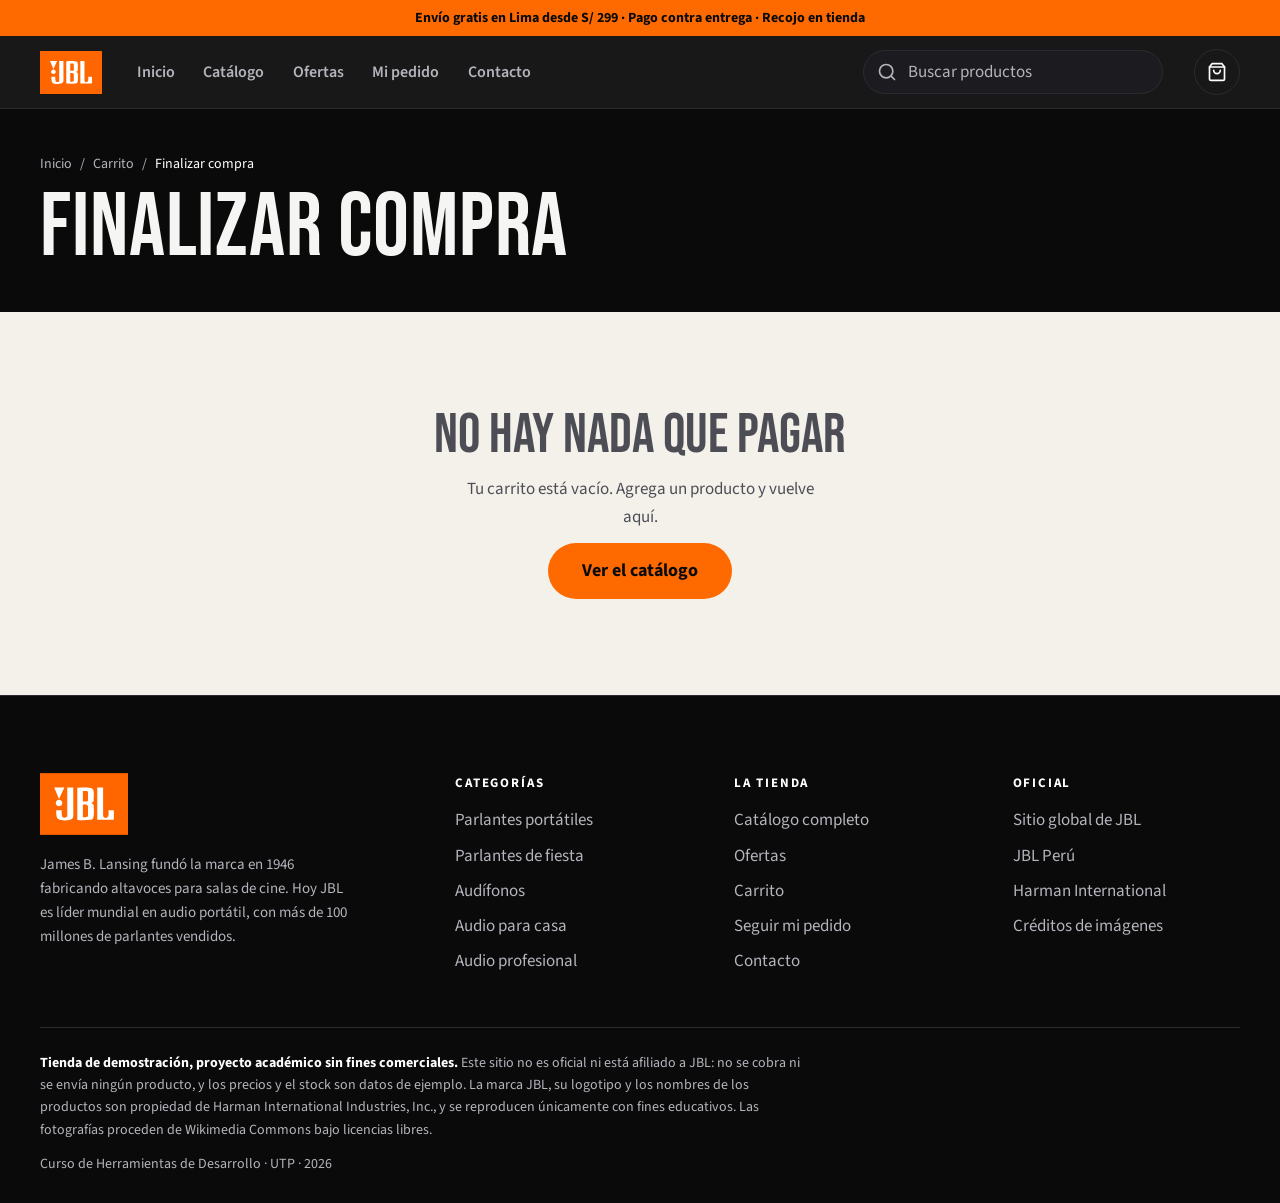
<file: checkout.html>
<!DOCTYPE html>
<html lang="es">
<head>
  <meta charset="UTF-8">
  <meta name="viewport" content="width=device-width, initial-scale=1.0">

  <title>Finalizar compra — JBL Store</title>
  <meta name="description" content="Completa tus datos para registrar tu pedido en la tienda de demostración JBL.">
  <meta name="robots" content="noindex">
  <meta name="theme-color" content="#0a0a0b">

  <link rel="icon" href="assets/img/logo-jbl.svg" type="image/svg+xml">
  <link rel="preconnect" href="https://fonts.googleapis.com">
  <link rel="preconnect" href="https://fonts.gstatic.com" crossorigin>
  <link href="https://fonts.googleapis.com/css2?family=Bebas+Neue&family=Source+Sans+3:wght@400;600;700&display=swap" rel="stylesheet">
  <link rel="stylesheet" href="css/estilos.css">

  <script>document.documentElement.classList.add('js');</script>
  <script src="data/catalogo.js"></script>
  <script src="js/tienda.js"></script>
</head>
<body>

<script>JBL.cabecera();</script>

<main id="contenido">

  <header class="pagina-cab">
    <div class="contenedor">
      <nav class="miga" aria-label="Ruta">
        <a href="index.html">Inicio</a><span aria-hidden="true">/</span>
        <a href="carrito.html">Carrito</a><span aria-hidden="true">/</span>
        <span aria-current="page">Finalizar compra</span>
      </nav>
      <h1 class="titulo">Finalizar compra</h1>
    </div>
  </header>

  <div class="contenedor" data-vacio hidden>
    <div class="vacio">
      <p class="vacio__titulo">No hay nada que pagar</p>
      <p>Tu carrito está vacío. Agrega un producto y vuelve aquí.</p>
      <a class="boton boton--solido boton--grande" href="catalogo.html">Ver el catálogo</a>
    </div>
  </div>

  <form class="contenedor compra" id="pago" novalidate data-pago hidden>
    <div>
      <p class="nota" style="margin-bottom:20px">
        <svg class="ico" aria-hidden="true"><use href="#i-alerta"/></svg>
        <span><b>Tienda de demostración.</b> El pedido se registra en el sistema, pero no se cobra ni se envía ningún producto.</span>
      </p>

      <p class="nota nota--error" role="alert" data-error-general hidden style="margin-bottom:20px"></p>

      <!-- ============ 1. DATOS ============ -->
      <section class="caja" aria-labelledby="t-datos">
        <div class="caja__cab"><h2 class="caja__titulo" id="t-datos">1. Tus datos</h2></div>
        <div class="caja__cuerpo campos">
          <div class="campo campo--ancho">
            <label for="nombre">Nombre completo</label>
            <input id="nombre" name="nombre" type="text" maxlength="80" autocomplete="name" required aria-describedby="e-nombre">
            <p class="campo__error" id="e-nombre" data-error="nombre"></p>
          </div>
          <div class="campo">
            <label for="correo">Correo</label>
            <input id="correo" name="correo" type="email" maxlength="120" autocomplete="email" required aria-describedby="a-correo e-correo">
            <p class="campo__ayuda" id="a-correo">Con este correo podrás seguir tu pedido.</p>
            <p class="campo__error" id="e-correo" data-error="correo"></p>
          </div>
          <div class="campo">
            <label for="telefono">Celular</label>
            <input id="telefono" name="telefono" type="tel" inputmode="numeric" maxlength="9" autocomplete="tel-national" placeholder="987654321" required aria-describedby="e-telefono">
            <p class="campo__error" id="e-telefono" data-error="telefono"></p>
          </div>
          <div class="campo">
            <label for="documento">DNI o RUC <span class="campo__opcional">(opcional)</span></label>
            <input id="documento" name="documento" type="text" inputmode="numeric" maxlength="11" autocomplete="off" aria-describedby="e-documento">
            <p class="campo__error" id="e-documento" data-error="documento"></p>
          </div>
        </div>
      </section>

      <!-- ============ 2. ENTREGA ============ -->
      <section class="caja" aria-labelledby="t-entrega">
        <div class="caja__cab"><h2 class="caja__titulo" id="t-entrega">2. Entrega</h2></div>
        <div class="caja__cuerpo">
          <div class="eleccion" role="radiogroup" aria-labelledby="t-entrega">
            <label class="eleccion__op">
              <input type="radio" name="entrega" value="delivery" checked>
              <span class="eleccion__caja"><b>Envío a domicilio</b><span data-texto-envio>Lima Metropolitana</span></span>
            </label>
            <label class="eleccion__op">
              <input type="radio" name="entrega" value="recojo">
              <span class="eleccion__caja"><b>Recojo en tienda</b><span>Sin costo</span></span>
            </label>
          </div>

          <div class="campos" data-direccion style="margin-top:20px">
            <div class="campo campo--ancho">
              <label for="direccion">Dirección</label>
              <input id="direccion" name="direccion" type="text" maxlength="160" autocomplete="street-address" aria-describedby="e-direccion">
              <p class="campo__error" id="e-direccion" data-error="direccion"></p>
            </div>
            <div class="campo">
              <label for="distrito">Distrito</label>
              <select id="distrito" name="distrito" aria-describedby="e-distrito">
                <option value="">Elige un distrito</option>
              </select>
              <p class="campo__error" id="e-distrito" data-error="distrito"></p>
            </div>
            <div class="campo">
              <label for="referencia">Referencia <span class="campo__opcional">(opcional)</span></label>
              <input id="referencia" name="referencia" type="text" maxlength="160" placeholder="Frente al parque, puerta azul">
            </div>
          </div>
        </div>
      </section>

      <!-- ============ 3. PAGO ============ -->
      <section class="caja" aria-labelledby="t-pago">
        <div class="caja__cab"><h2 class="caja__titulo" id="t-pago">3. Forma de pago</h2></div>
        <div class="caja__cuerpo">
          <div class="eleccion" role="radiogroup" aria-labelledby="t-pago">
            <label class="eleccion__op">
              <input type="radio" name="pago" value="contraentrega" checked>
              <span class="eleccion__caja"><b>Contra entrega</b><span>Pagas en efectivo al recibir</span></span>
            </label>
            <label class="eleccion__op">
              <input type="radio" name="pago" value="yape">
              <span class="eleccion__caja"><b>Yape o Plin</b><span>Te enviamos los datos al confirmar</span></span>
            </label>
            <label class="eleccion__op">
              <input type="radio" name="pago" value="transferencia">
              <span class="eleccion__caja"><b>Transferencia</b><span>Te enviamos la cuenta al confirmar</span></span>
            </label>
          </div>

          <div class="campo" style="margin-top:20px">
            <label for="notas">Notas para tu pedido <span class="campo__opcional">(opcional)</span></label>
            <textarea id="notas" name="notas" maxlength="300" rows="3" placeholder="Horario de entrega, color preferido…"></textarea>
          </div>
        </div>
      </section>
    </div>

    <!-- ============ RESUMEN ============ -->
    <aside class="caja resumen" aria-labelledby="t-resumen">
      <div class="caja__cab"><h2 class="caja__titulo" id="t-resumen">Tu pedido</h2></div>
      <div class="caja__cuerpo">
        <div data-resumen-lineas></div>
        <dl class="totales" style="margin-top:16px" data-resumen-totales></dl>
        <button class="boton boton--solido boton--grande boton--bloque" type="submit" data-confirmar>Confirmar pedido</button>
        <p class="resumen__nota" data-modo></p>
      </div>
    </aside>
  </form>

</main>

<script>JBL.pie();</script>
<script src="js/checkout.js"></script>

</body>
</html>
</file>
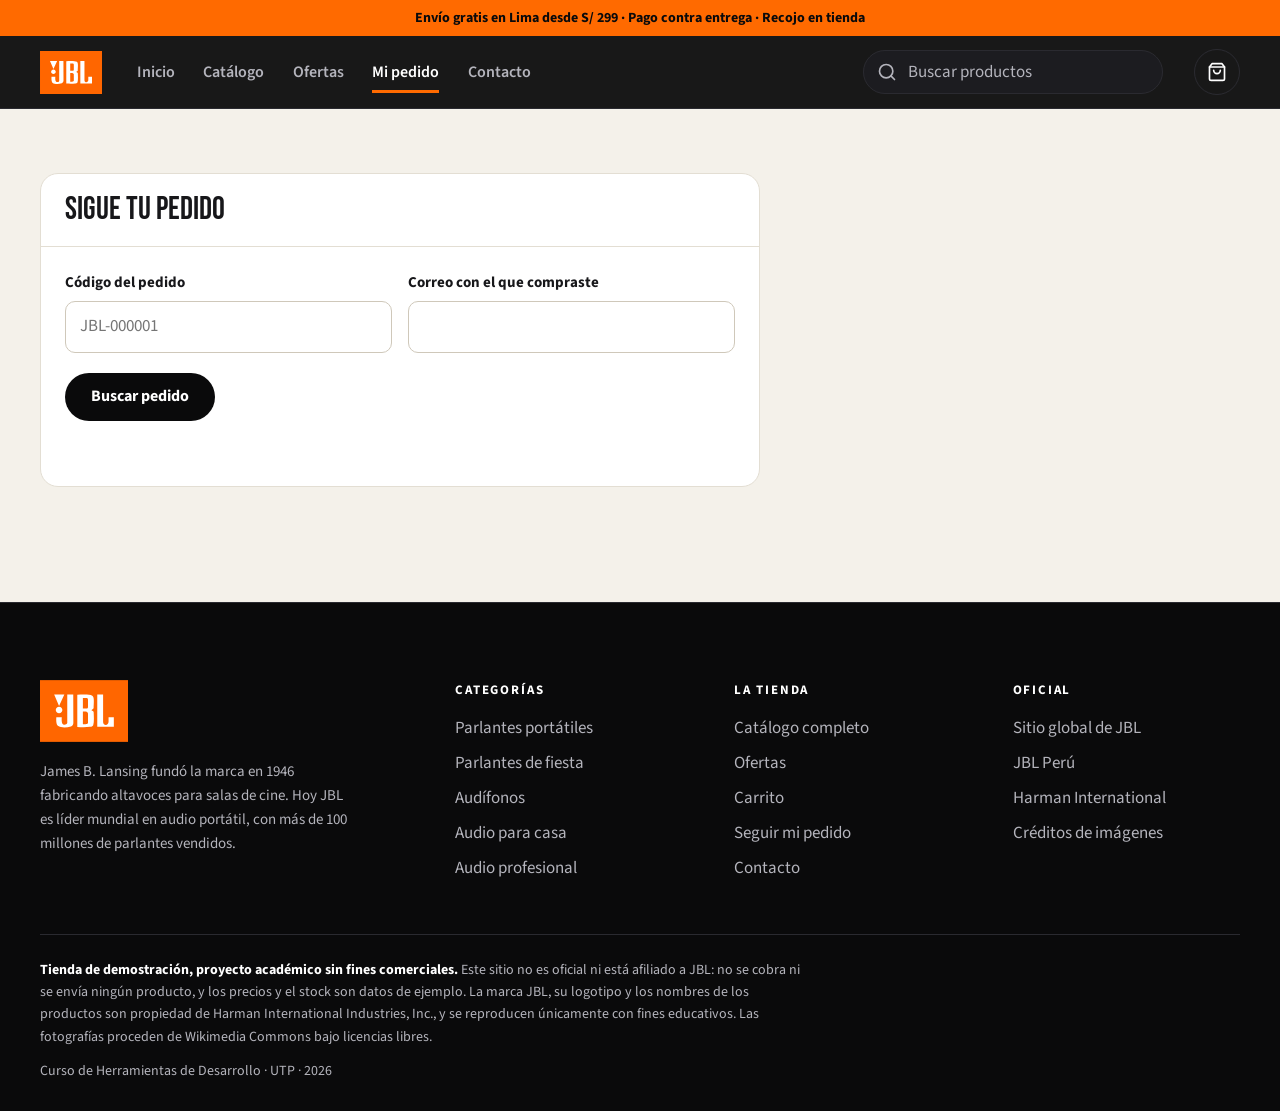
<file: pedido.html>
<!DOCTYPE html>
<html lang="es">
<head>
  <meta charset="UTF-8">
  <meta name="viewport" content="width=device-width, initial-scale=1.0">

  <title>Mi pedido — JBL Store</title>
  <meta name="description" content="Sigue el estado de tu pedido en la tienda de demostración JBL con tu código y tu correo.">
  <meta name="robots" content="noindex">
  <meta name="theme-color" content="#0a0a0b">

  <link rel="icon" href="assets/img/logo-jbl.svg" type="image/svg+xml">
  <link rel="preconnect" href="https://fonts.googleapis.com">
  <link rel="preconnect" href="https://fonts.gstatic.com" crossorigin>
  <link href="https://fonts.googleapis.com/css2?family=Bebas+Neue&family=Source+Sans+3:wght@400;600;700&display=swap" rel="stylesheet">
  <link rel="stylesheet" href="css/estilos.css">

  <script>document.documentElement.classList.add('js');</script>
  <script src="data/catalogo.js"></script>
  <script src="js/tienda.js"></script>
</head>
<body>

<script>JBL.cabecera();</script>

<main id="contenido">

  <div class="contenedor confirmacion">

    <!-- Resultado: lo arma js/pedido.js -->
    <div data-pedido aria-live="polite"></div>

    <!-- Buscador de pedidos -->
    <section class="caja" aria-labelledby="t-seguir" data-buscador style="max-width:720px">
      <div class="caja__cab"><h1 class="caja__titulo" id="t-seguir">Sigue tu pedido</h1></div>
      <form class="caja__cuerpo" id="seguir" novalidate>
        <div class="campos">
          <div class="campo">
            <label for="codigo">Código del pedido</label>
            <input id="codigo" name="codigo" type="text" maxlength="20" placeholder="JBL-000001" autocomplete="off" required aria-describedby="e-codigo">
            <p class="campo__error" id="e-codigo" data-error="codigo"></p>
          </div>
          <div class="campo">
            <label for="correo">Correo con el que compraste</label>
            <input id="correo" name="correo" type="email" maxlength="120" autocomplete="email" required aria-describedby="e-correo">
            <p class="campo__error" id="e-correo" data-error="correo"></p>
          </div>
        </div>
        <button class="boton boton--oscuro" type="submit" style="margin-top:20px">Buscar pedido</button>
        <p class="estado-form estado-form--error" role="alert" data-estado></p>
      </form>
    </section>

  </div>

</main>

<script>JBL.pie();</script>
<script src="js/pedido.js"></script>

</body>
</html>
</file>
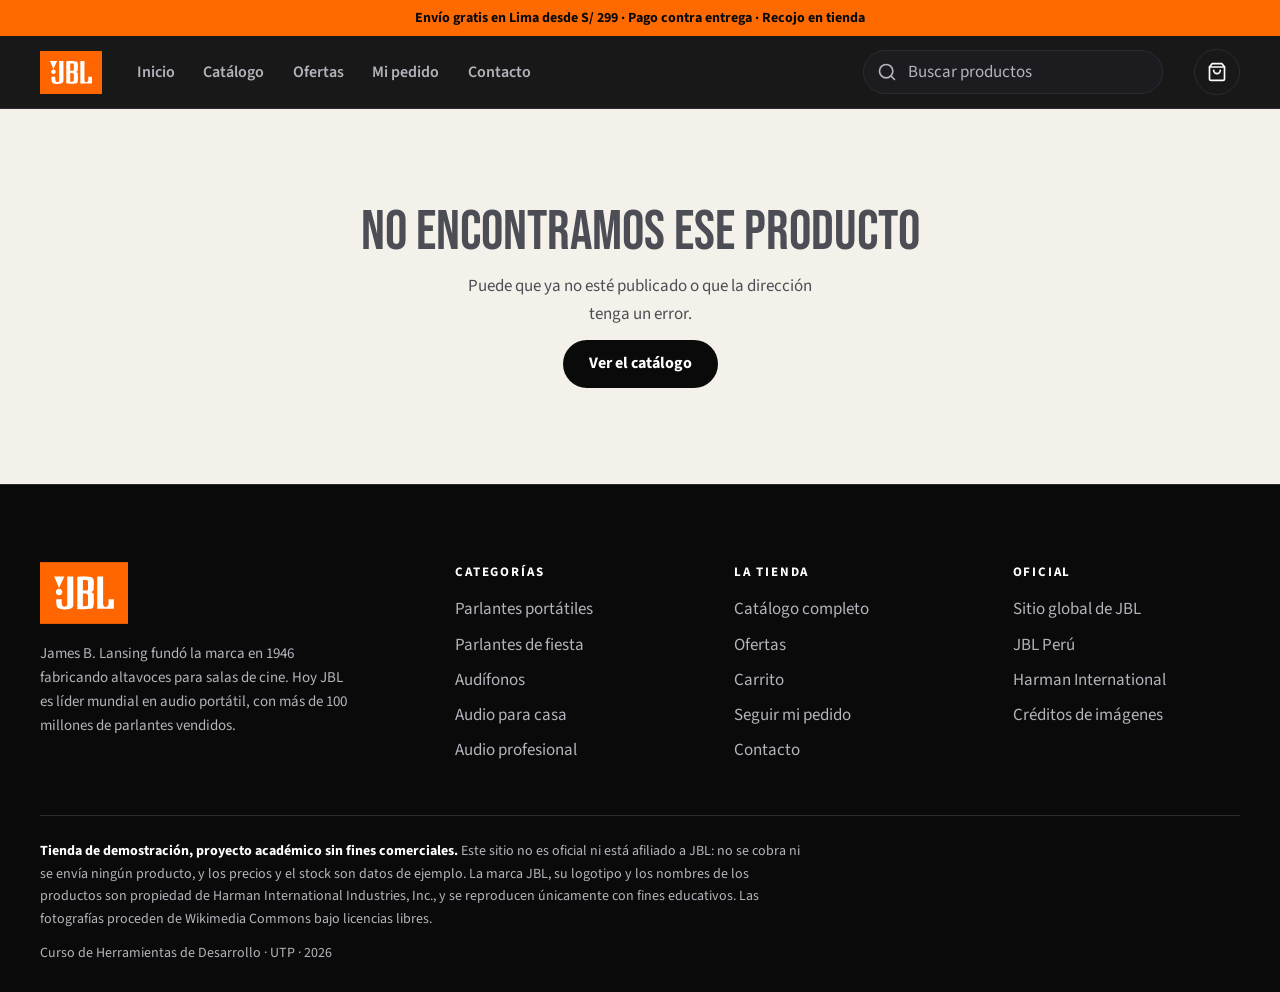
<file: producto.html>
<!DOCTYPE html>
<html lang="es">
<head>
  <meta charset="UTF-8">
  <meta name="viewport" content="width=device-width, initial-scale=1.0">

  <title>Producto — JBL Store</title>
  <meta name="description" content="Ficha del producto en la tienda de demostración JBL: precio, stock y ficha técnica.">
  <meta name="theme-color" content="#0a0a0b">

  <link rel="icon" href="assets/img/logo-jbl.svg" type="image/svg+xml">
  <link rel="preconnect" href="https://fonts.googleapis.com">
  <link rel="preconnect" href="https://fonts.gstatic.com" crossorigin>
  <link href="https://fonts.googleapis.com/css2?family=Bebas+Neue&family=Source+Sans+3:wght@400;600;700&display=swap" rel="stylesheet">
  <link rel="stylesheet" href="css/estilos.css">

  <script>document.documentElement.classList.add('js');</script>
  <script src="data/catalogo.js"></script>
  <script src="js/tienda.js"></script>
</head>
<body>

<script>JBL.cabecera();</script>

<main id="contenido">

  <!-- La ficha la arma js/producto.js con el producto de la dirección (?p=slug). -->
  <div class="contenedor" data-ficha></div>

  <section class="seccion seccion--papel" aria-labelledby="t-relacionados" data-relacionados-seccion hidden>
    <div class="contenedor">
      <header class="seccion__cab">
        <div>
          <p class="etiqueta">De la misma categoría</p>
          <h2 class="titulo" id="t-relacionados">También te puede <em>gustar</em></h2>
        </div>
      </header>
      <div class="rejilla-prod" data-relacionados></div>
    </div>
  </section>

</main>

<script>JBL.pie();</script>
<script src="js/producto.js"></script>

</body>
</html>
</file>
<file: css/estilos.css>
/* =========================================================================
   JBL Store — Tienda de demostración
   Negro, un solo acento naranja usado en bloques sólidos, tipografía display
   enorme (Bebas Neue) y Source Sans 3 para leer. Las pantallas de compra van
   sobre fondo claro para que los formularios y los precios se lean bien.

   Índice
     1. Tokens              8. Tarjeta de producto     15. Carrito
     2. Base                9. Categorías              16. Pago (checkout)
     3. Botones            10. Bloques de marca        17. Pedido y seguimiento
     4. Anuncio y cabecera 11. Contacto                18. Cajón del carrito y avisos
     5. Portada            12. Pie de página           19. Aparición al hacer scroll
     6. Cinta y cifras     13. Catálogo                20. Pantallas pequeñas
     7. Secciones          14. Ficha de producto
   ========================================================================= */

/* ------------------------------ 1. TOKENS ------------------------------ */
:root {
  --tinta:        #0a0a0b;
  --carbon:       #131315;
  --carbon-2:     #1c1c20;
  --linea-oscura: #2a2a30;
  --hueso:        #f4f1ea;
  --papel:        #ffffff;
  --linea:        #e3ded3;
  --linea-fuerte: #cfc8ba;
  --texto:        #17171a;
  --texto-suave:  #4d4d55;
  --texto-tenue:  #6c6c75;
  --claro:        #f5f5f4;
  --claro-suave:  #b4b4bc;

  --naranja:        #ff6a00;
  --naranja-hover:  #ff8126;
  --naranja-texto:  #b43f00;   /* naranja legible sobre fondos claros */
  --ok:             #166534;
  --ok-fondo:       #dcfce7;
  --error:          #b91c1c;
  --error-fondo:    #fee2e2;
  --alerta:         #92400e;
  --alerta-fondo:   #fef3c7;

  --display: "Bebas Neue", "Arial Narrow", Impact, sans-serif;
  --cuerpo:  "Source Sans 3", "Segoe UI", Arial, sans-serif;

  --contenedor: 1280px;
  --margen:     clamp(16px, 4vw, 40px);
  --seccion:    clamp(64px, 9vw, 128px);
  --radio:      18px;
  --radio-sm:   10px;
  --curva:      cubic-bezier(.2, .7, .2, 1);
  --sombra:     0 1px 2px rgba(10, 10, 11, .05), 0 12px 32px rgba(10, 10, 11, .08);
  --sombra-alta: 0 24px 60px rgba(10, 10, 11, .28);

  --alto-cab: 72px;

  /* Escala fija de capas. */
  --z-cab: 20;
  --z-velo: 30;
  --z-cajon: 40;
  --z-aviso: 50;
}

/* ------------------------------ 2. BASE ------------------------------ */
*, *::before, *::after { box-sizing: border-box; }
html { -webkit-text-size-adjust: 100%; scroll-behavior: smooth; scroll-padding-top: calc(var(--alto-cab) + 16px); }
body {
  margin: 0;
  font-family: var(--cuerpo);
  font-size: 17px;
  line-height: 1.6;
  color: var(--texto);
  background: var(--hueso);
  -webkit-font-smoothing: antialiased;
}
body.sin-scroll { overflow: hidden; }
img { max-width: 100%; display: block; }
/* El atributo hidden manda siempre, aunque la clase defina otro display. */
[hidden] { display: none !important; }
h1, h2, h3, h4, p, figure, dl, dd { margin: 0; }
ul, ol { margin: 0; padding: 0; list-style: none; }
a { color: inherit; text-underline-offset: 3px; }
button, input, select, textarea { font: inherit; color: inherit; }
button { cursor: pointer; }
:focus-visible { outline: 3px solid var(--naranja); outline-offset: 3px; border-radius: 4px; }

.sprite { display: none; }
.ico {
  width: 20px; height: 20px; flex: none;
  fill: none; stroke: currentColor; stroke-width: 2;
  stroke-linecap: round; stroke-linejoin: round;
}
.sr-only {
  position: absolute; width: 1px; height: 1px; padding: 0; margin: -1px;
  overflow: hidden; clip: rect(0, 0, 0, 0); white-space: nowrap; border: 0;
}
.salto {
  position: absolute; left: 16px; top: -80px; z-index: 60;
  padding: 10px 16px; border-radius: var(--radio-sm);
  background: var(--naranja); color: var(--tinta); font-weight: 700;
}
.salto:focus { top: 16px; }

.contenedor { width: 100%; max-width: var(--contenedor); margin: 0 auto; padding: 0 var(--margen); }

.etiqueta {
  display: inline-flex; align-items: center; gap: 10px;
  font-size: 13px; font-weight: 700; letter-spacing: .16em; text-transform: uppercase;
  color: var(--naranja-texto);
}
.etiqueta::before { content: ""; width: 28px; height: 3px; background: var(--naranja); }
.oscuro .etiqueta { color: var(--naranja); }

.titulo {
  font-family: var(--display); font-weight: 400;
  font-size: clamp(48px, 7vw, 104px); line-height: .9; letter-spacing: .01em;
  text-wrap: balance;
}
.titulo em { font-style: normal; color: var(--naranja); }
.bajada { max-width: 62ch; color: var(--texto-suave); font-size: clamp(17px, 1.4vw, 20px); text-wrap: pretty; }
.oscuro .bajada { color: var(--claro-suave); }

/* ------------------------------ 3. BOTONES ------------------------------ */
.boton {
  display: inline-flex; align-items: center; justify-content: center; gap: 10px;
  min-height: 48px; padding: 12px 24px;
  border: 2px solid transparent; border-radius: 999px;
  font-weight: 700; font-size: 16px; line-height: 1.2; text-decoration: none; white-space: nowrap;
  cursor: pointer;
  transition: background-color .18s var(--curva), border-color .18s var(--curva), color .18s var(--curva);
}
.boton .ico { transition: transform .18s var(--curva); }
.boton:hover .ico--flecha { transform: translateX(4px); }
.boton--solido { background: var(--naranja); color: var(--tinta); }
.boton--solido:hover { background: var(--naranja-hover); }
.boton--oscuro { background: var(--tinta); color: #fff; }
.boton--oscuro:hover { background: #2a2a30; }
.boton--linea { border-color: currentColor; background: none; }
.boton--linea:hover { background: var(--tinta); border-color: var(--tinta); color: #fff; }
.oscuro .boton--linea:hover { background: #fff; border-color: #fff; color: var(--tinta); }
.boton--grande { min-height: 56px; padding: 14px 32px; font-size: 18px; }
.boton--bloque { width: 100%; }
.boton--chico { min-height: 40px; padding: 8px 18px; font-size: 15px; }
.boton[disabled] { opacity: .5; cursor: not-allowed; }
.enlace { font-weight: 700; color: var(--naranja-texto); }
.oscuro .enlace { color: var(--naranja); }

/* ------------------------------ 4. ANUNCIO Y CABECERA ------------------------------ */
.anuncio {
  background: var(--naranja); color: var(--tinta);
  font-size: 14px; font-weight: 700; text-align: center;
  padding: 7px var(--margen);
}
.cab {
  position: sticky; top: 0; z-index: var(--z-cab);
  background: rgba(10, 10, 11, .94);
  backdrop-filter: blur(10px);
  border-bottom: 1px solid var(--linea-oscura);
  color: var(--claro);
}
.cab__caja { display: flex; align-items: center; gap: clamp(12px, 2.4vw, 32px); height: var(--alto-cab); }
.cab__logo { flex: none; display: block; }
.cab__logo img { width: 62px; height: auto; }
.cab__menu { display: flex; gap: clamp(8px, 1.6vw, 24px); }
.cab__menu a {
  position: relative; padding: 8px 4px;
  font-weight: 600; font-size: 16px; text-decoration: none; color: var(--claro-suave);
  transition: color .15s var(--curva);
}
.cab__menu a:hover, .cab__menu a[aria-current="page"] { color: #fff; }
.cab__menu a[aria-current="page"]::after {
  content: ""; position: absolute; left: 4px; right: 4px; bottom: 0; height: 3px; background: var(--naranja);
}
.cab__buscar { position: relative; margin-left: auto; flex: 0 1 300px; min-width: 0; }
.cab__buscar .ico { position: absolute; left: 14px; top: 50%; transform: translateY(-50%); color: var(--claro-suave); pointer-events: none; }
.cab__buscar input {
  width: 100%; height: 44px; padding: 0 16px 0 44px;
  border-radius: 999px; border: 1px solid var(--linea-oscura);
  background: var(--carbon-2); color: #fff;
  transition: border-color .15s var(--curva);
}
.cab__buscar input::placeholder { color: var(--claro-suave); }
.cab__buscar input:focus-visible { outline: none; border-color: var(--naranja); }
.cab__icono {
  position: relative; flex: none;
  display: grid; place-items: center;
  width: 46px; height: 46px; border-radius: 50%;
  border: 1px solid var(--linea-oscura); background: none; color: #fff;
  transition: background-color .15s var(--curva), border-color .15s var(--curva);
}
.cab__icono:hover { background: var(--carbon-2); border-color: #45454d; }
.cab__cuenta {
  position: absolute; top: -4px; right: -4px;
  min-width: 22px; height: 22px; padding: 0 6px;
  display: grid; place-items: center;
  border-radius: 999px; background: var(--naranja); color: var(--tinta);
  font-size: 12px; font-weight: 700; font-variant-numeric: tabular-nums;
}
.cab__cuenta[hidden] { display: none; }
.cab__cuenta.salta { animation: salto .32s var(--curva); }
.cab__hamb { display: none; }
@keyframes salto { 40% { transform: scale(1.35); } }

/* ------------------------------ 5. PORTADA ------------------------------ */
.oscuro { background: var(--tinta); color: var(--claro); }
.portada { position: relative; overflow: hidden; background: var(--tinta); color: var(--claro); }
.portada__caja {
  display: grid; grid-template-columns: minmax(0, 1.05fr) minmax(0, 1fr); align-items: center; gap: clamp(24px, 4vw, 64px);
  min-height: min(720px, calc(100dvh - var(--alto-cab) - 34px));
  padding-block: clamp(40px, 6vw, 88px);
}
.portada__titulo {
  font-family: var(--display); font-weight: 400;
  font-size: clamp(64px, 10.5vw, 168px); line-height: .84; letter-spacing: .005em;
  margin: 20px 0 24px;
}
.portada__titulo em { font-style: normal; color: var(--naranja); display: block; }
.portada__acciones { display: flex; flex-wrap: wrap; gap: 12px; margin-top: 32px; }
.portada__visual { position: relative; align-self: stretch; min-height: 340px; }
.portada__visual img {
  position: absolute; inset: 0; width: 100%; height: 100%; object-fit: cover;
  border-radius: var(--radio);
}
/* Etiqueta de precio flotante sobre la foto: lleva al producto destacado. */
.portada__ficha {
  position: absolute; left: -20px; bottom: 28px;
  display: grid; gap: 2px;
  padding: 16px 22px; border-radius: var(--radio-sm);
  background: var(--naranja); color: var(--tinta); text-decoration: none;
  box-shadow: var(--sombra-alta);
  transition: transform .2s var(--curva);
}
.portada__ficha:hover { transform: translateY(-4px); }
.portada__ficha small { font-size: 13px; font-weight: 700; letter-spacing: .1em; text-transform: uppercase; }
.portada__ficha b { font-family: var(--display); font-weight: 400; font-size: 34px; line-height: 1; }
.portada__ficha span { font-weight: 700; font-variant-numeric: tabular-nums; }

/* ------------------------------ 6. CINTA Y CIFRAS ------------------------------ */
.cinta { overflow: hidden; background: var(--naranja); color: var(--tinta); padding: 14px 0; }
.cinta__pista { display: flex; width: max-content; animation: cinta 36s linear infinite; }
.cinta__pista span {
  font-family: var(--display); font-size: clamp(22px, 2.6vw, 34px); line-height: 1; letter-spacing: .04em;
  padding: 0 28px; white-space: nowrap;
}
.cinta__pista span::after { content: "●"; font-size: .4em; margin-left: 56px; vertical-align: middle; }
@keyframes cinta { to { transform: translateX(-50%); } }

.cifras { background: var(--tinta); color: var(--claro); padding-block: clamp(40px, 6vw, 72px); }
.cifras__rejilla { display: grid; grid-template-columns: repeat(4, minmax(0, 1fr)); gap: clamp(16px, 3vw, 40px); }
.cifra { border-top: 3px solid var(--naranja); padding-top: 16px; }
.cifra__dato { font-family: var(--display); font-size: clamp(56px, 7vw, 104px); line-height: .9; font-variant-numeric: tabular-nums; }
.cifra__dato span { font-size: .32em; margin-left: 8px; color: var(--naranja); letter-spacing: .04em; }
.cifra__pie { color: var(--claro-suave); margin-top: 8px; max-width: 24ch; }
.cifras__fuente { margin-top: 28px; font-size: 14px; color: var(--claro-suave); }
.cifras__fuente a { color: var(--claro); }

/* ------------------------------ 7. SECCIONES ------------------------------ */
.seccion { padding-block: var(--seccion); }
.seccion--papel { background: var(--papel); }
.seccion__cab {
  display: flex; align-items: flex-end; justify-content: space-between; gap: 24px; flex-wrap: wrap;
  margin-bottom: clamp(28px, 4vw, 56px);
}
.seccion__cab .titulo { margin-top: 14px; }
.seccion__cab .bajada { margin-top: 16px; }

/* ------------------------------ 8. TARJETA DE PRODUCTO ------------------------------ */
.rejilla-prod { display: grid; grid-template-columns: repeat(4, minmax(0, 1fr)); gap: clamp(14px, 2vw, 24px); }
.rejilla-prod--3 { grid-template-columns: repeat(3, minmax(0, 1fr)); }
.prod {
  position: relative; display: flex; flex-direction: column;
  background: var(--papel); border: 1px solid var(--linea); border-radius: var(--radio);
  overflow: hidden;
  transition: border-color .2s var(--curva), box-shadow .2s var(--curva);
}
.prod:hover { border-color: var(--texto); box-shadow: var(--sombra); }
.prod__foto { position: relative; display: block; aspect-ratio: 1 / 1; overflow: hidden; background: #e9e5dc; }
.prod__foto img { width: 100%; height: 100%; object-fit: cover; transition: transform .5s var(--curva); }
.prod:hover .prod__foto img { transform: scale(1.05); }
.prod__sellos { position: absolute; left: 12px; top: 12px; display: flex; flex-direction: column; align-items: flex-start; gap: 6px; }
.sello {
  padding: 4px 10px; border-radius: 999px;
  font-size: 12px; font-weight: 700; letter-spacing: .06em; text-transform: uppercase;
  background: var(--tinta); color: #fff;
}
.sello--oferta { background: var(--naranja); color: var(--tinta); }
.sello--agotado { background: #fff; color: var(--error); border: 1px solid var(--error); }
.prod__cuerpo { display: flex; flex-direction: column; gap: 4px; flex: 1; padding: 16px 16px 18px; }
.prod__cat { font-size: 12px; font-weight: 700; letter-spacing: .1em; text-transform: uppercase; color: var(--texto-tenue); }
.prod__nombre { font-family: var(--display); font-weight: 400; font-size: 30px; line-height: 1; letter-spacing: .01em; }
.prod__nombre a { text-decoration: none; }
/* Toda la tarjeta es clicable, no solo el título. */
.prod__nombre a::after { content: ""; position: absolute; inset: 0; }
.prod__specs { font-size: 14px; color: var(--texto-suave); }
.prod__pie { display: flex; align-items: flex-end; justify-content: space-between; gap: 12px; margin-top: auto; padding-top: 14px; }
.precio { display: grid; line-height: 1.1; font-variant-numeric: tabular-nums; }
.precio__antes { font-size: 14px; color: var(--texto-tenue); text-decoration: line-through; }
.precio__ahora { font-family: var(--display); font-size: 32px; letter-spacing: .01em; }
.precio__ahora small { font-size: .55em; margin-right: 3px; }
.prod__agregar {
  position: relative; z-index: 1; flex: none;
  display: grid; place-items: center;
  width: 46px; height: 46px; border-radius: 50%; border: 0;
  background: var(--tinta); color: #fff;
  transition: background-color .18s var(--curva), color .18s var(--curva);
}
.prod__agregar:hover { background: var(--naranja); color: var(--tinta); }
.prod__agregar[disabled] { background: var(--linea); color: var(--texto-tenue); cursor: not-allowed; }

/* ------------------------------ 9. CATEGORÍAS ------------------------------ */
.categorias { display: grid; grid-template-columns: repeat(auto-fit, minmax(200px, 1fr)); gap: clamp(14px, 2vw, 24px); }
.cat {
  position: relative; overflow: hidden;
  display: flex; flex-direction: column; justify-content: flex-end;
  min-height: 340px; padding: 24px;
  border-radius: var(--radio);
  background: var(--carbon); color: #fff; text-decoration: none;
}
.cat img { position: absolute; inset: 0; width: 100%; height: 100%; object-fit: cover; transition: transform .6s var(--curva); }
.cat::after { content: ""; position: absolute; inset: 0; background: linear-gradient(180deg, rgba(10, 10, 11, .1) 30%, rgba(10, 10, 11, .88)); }
.cat:hover img { transform: scale(1.06); }
.cat__texto { position: relative; z-index: 1; }
.cat__nombre { display: block; font-family: var(--display); font-size: clamp(34px, 3.4vw, 46px); line-height: .92; }
.cat__total { display: inline-flex; align-items: center; gap: 8px; margin-top: 8px; font-weight: 700; color: var(--naranja); }

/* ------------------------------ 10. BLOQUES DE MARCA ------------------------------ */
.duo { display: grid; grid-template-columns: repeat(2, minmax(0, 1fr)); gap: clamp(28px, 5vw, 80px); align-items: center; }
.duo--invertido .duo__foto { order: -1; }
.duo__foto img { width: 100%; height: auto; aspect-ratio: 4 / 3; object-fit: cover; border-radius: var(--radio); }
.duo__texto > * + * { margin-top: 20px; }
.datos { border-top: 1px solid var(--linea-oscura); }
.datos__fila { display: grid; grid-template-columns: 92px minmax(0, 1fr); gap: 16px; padding: 16px 0; border-bottom: 1px solid var(--linea-oscura); }
.datos dt { font-family: var(--display); font-size: 30px; line-height: 1; color: var(--naranja); }
.datos dd { color: var(--claro-suave); }

.rasgos { display: grid; grid-template-columns: repeat(4, minmax(0, 1fr)); gap: clamp(14px, 2vw, 24px); }
.rasgo { padding: 28px 24px; border-radius: var(--radio); background: var(--papel); border: 1px solid var(--linea); }
.rasgo__ico {
  display: grid; place-items: center; width: 52px; height: 52px; border-radius: 14px;
  background: var(--tinta); color: var(--naranja); margin-bottom: 20px;
}
.rasgo__ico .ico { width: 26px; height: 26px; }
.rasgo__titulo { font-family: var(--display); font-weight: 400; font-size: 30px; line-height: 1; margin-bottom: 8px; }
.rasgo p { color: var(--texto-suave); font-size: 16px; }

.pasos-compra { display: grid; grid-template-columns: repeat(3, minmax(0, 1fr)); gap: clamp(14px, 2vw, 24px); counter-reset: paso; }
.paso-compra { counter-increment: paso; padding: 28px 24px 30px; border-radius: var(--radio); background: var(--carbon); border: 1px solid var(--linea-oscura); }
.paso-compra::before {
  content: "0" counter(paso);
  display: block; font-family: var(--display); font-size: 72px; line-height: .9; color: var(--naranja); margin-bottom: 16px;
}
.paso-compra h3 { font-family: var(--display); font-weight: 400; font-size: 32px; line-height: 1; margin-bottom: 8px; }
.paso-compra p { color: var(--claro-suave); font-size: 16px; }

.banda {
  display: grid; grid-template-columns: minmax(0, 1fr) auto; align-items: center; gap: 24px;
  padding: clamp(28px, 4vw, 56px); border-radius: var(--radio);
  background: var(--naranja); color: var(--tinta);
}
.banda .titulo { font-size: clamp(40px, 5.4vw, 80px); }
.banda p { margin-top: 10px; font-weight: 600; max-width: 56ch; }

/* ------------------------------ 11. CONTACTO ------------------------------ */
.contacto { display: grid; grid-template-columns: minmax(0, 1fr) minmax(0, 1fr); gap: clamp(28px, 5vw, 80px); align-items: start; }
.contacto__datos { margin-top: 32px; display: grid; gap: 16px; }
.contacto__datos li { display: flex; gap: 14px; align-items: flex-start; }
.contacto__datos .ico { color: var(--naranja); margin-top: 4px; }
.contacto__datos b { display: block; }
.contacto__datos span { color: var(--claro-suave); }
.panel-form { padding: clamp(20px, 3vw, 36px); border-radius: var(--radio); background: var(--papel); color: var(--texto); }
.panel-form__titulo { font-family: var(--display); font-weight: 400; font-size: 36px; line-height: 1; margin-bottom: 20px; }

/* Campos de formulario (contacto, pago y seguimiento) */
.campos { display: grid; gap: 16px; grid-template-columns: repeat(2, minmax(0, 1fr)); }
.campo { display: grid; gap: 6px; align-content: start; min-width: 0; }
.campo--ancho { grid-column: 1 / -1; }
.campo label, .campo__etiqueta { font-size: 15px; font-weight: 700; }
.campo__opcional { font-weight: 400; color: var(--texto-tenue); }
.campo input, .campo select, .campo textarea {
  width: 100%; min-height: 48px; padding: 11px 14px;
  border: 1.5px solid var(--linea-fuerte); border-radius: var(--radio-sm);
  background: var(--papel);
  transition: border-color .15s var(--curva), box-shadow .15s var(--curva);
}
.campo textarea { min-height: 120px; resize: vertical; line-height: 1.5; }
.campo input:hover, .campo select:hover, .campo textarea:hover { border-color: var(--texto-tenue); }
.campo input:focus-visible, .campo select:focus-visible, .campo textarea:focus-visible {
  outline: none; border-color: var(--naranja); box-shadow: 0 0 0 4px rgba(255, 106, 0, .2);
}
.campo [aria-invalid="true"] { border-color: var(--error); }
.campo__ayuda { font-size: 14px; color: var(--texto-tenue); }
.campo__error { font-size: 14px; font-weight: 700; color: var(--error); min-height: 0; }
.campo__error:empty { display: none; }
.trampa { position: absolute; left: -9999px; width: 1px; height: 1px; overflow: hidden; }
.estado-form { margin-top: 14px; font-weight: 700; min-height: 1.6em; }
.estado-form--ok { color: var(--ok); }
.estado-form--error { color: var(--error); }

/* ------------------------------ 12. PIE DE PÁGINA ------------------------------ */
.pie { background: var(--tinta); color: var(--claro-suave); padding-block: clamp(48px, 6vw, 80px) 28px; border-top: 1px solid var(--linea-oscura); }
.pie__rejilla { display: grid; grid-template-columns: minmax(0, 1.6fr) repeat(3, minmax(0, 1fr)); gap: clamp(24px, 4vw, 56px); }
.pie__resumen { margin-top: 18px; max-width: 44ch; font-size: 15px; }
.pie__titulo { font-size: 13px; font-weight: 700; letter-spacing: .14em; text-transform: uppercase; color: #fff; margin-bottom: 14px; }
.pie__columna li + li { margin-top: 8px; }
.pie__columna a { text-decoration: none; transition: color .15s var(--curva); }
.pie__columna a:hover { color: #fff; text-decoration: underline; }
.pie__barra { margin-top: clamp(32px, 4vw, 56px); padding-top: 24px; border-top: 1px solid var(--linea-oscura); display: grid; gap: 12px; font-size: 14px; }
.pie__aviso strong { color: #fff; }
.pie__aviso { max-width: 110ch; }

/* ------------------------------ 13. CATÁLOGO ------------------------------ */
.pagina-cab { background: var(--tinta); color: var(--claro); padding-block: clamp(24px, 3.5vw, 44px); }
.pagina-cab .titulo { font-size: clamp(48px, 7vw, 96px); margin-top: 12px; }
.pagina-cab .bajada { margin-top: 8px; color: var(--claro-suave); }
.pagina-cab .bajada:empty { display: none; }
.miga { display: flex; flex-wrap: wrap; gap: 8px; font-size: 14px; color: var(--claro-suave); }
.miga a { text-decoration: none; }
.miga a:hover { color: #fff; text-decoration: underline; }
.miga span[aria-current] { color: #fff; }
.miga--clara { color: var(--texto-tenue); }
.miga--clara a:hover, .miga--clara span[aria-current] { color: var(--texto); }

.catalogo { display: grid; grid-template-columns: 268px minmax(0, 1fr); gap: clamp(20px, 3vw, 44px); align-items: start; padding-block: clamp(28px, 4vw, 56px) var(--seccion); }
.filtros { position: sticky; top: calc(var(--alto-cab) + 20px); display: grid; gap: 24px; }
.filtros__grupo { border: 0; padding: 0; margin: 0; min-width: 0; }
.filtros__titulo { font-size: 13px; font-weight: 700; letter-spacing: .14em; text-transform: uppercase; padding: 0; margin-bottom: 12px; }
.filtros__lista { display: grid; gap: 4px; }
.opcion {
  display: flex; align-items: center; gap: 10px;
  padding: 8px 12px; border-radius: var(--radio-sm);
  cursor: pointer;
  transition: background-color .15s var(--curva);
}
.opcion:hover { background: rgba(10, 10, 11, .05); }
.opcion input { width: 18px; height: 18px; accent-color: var(--naranja); flex: none; }
.opcion span:last-child { margin-left: auto; font-size: 14px; color: var(--texto-tenue); font-variant-numeric: tabular-nums; }
.opcion:has(input:checked) { background: var(--tinta); color: #fff; }
.opcion:has(input:checked) span:last-child { color: var(--naranja); }
.rango { display: grid; gap: 10px; }
.rango input[type="range"] { width: 100%; accent-color: var(--naranja); }
.rango output { font-weight: 700; font-variant-numeric: tabular-nums; }

.barra-cat { display: flex; align-items: center; justify-content: space-between; gap: 12px; flex-wrap: wrap; margin-bottom: 20px; }
.barra-cat__cuenta { font-weight: 700; }
.barra-cat__orden { display: flex; align-items: center; gap: 10px; }
.barra-cat select { min-height: 44px; padding: 8px 14px; border: 1.5px solid var(--linea-fuerte); border-radius: 999px; background: var(--papel); font-weight: 600; }
.filtros-abrir { display: none; }
.chips { display: flex; flex-wrap: wrap; gap: 8px; margin-bottom: 20px; }
.chips:empty { display: none; }
.chip {
  display: inline-flex; align-items: center; gap: 8px;
  padding: 6px 8px 6px 14px; border-radius: 999px; border: 0;
  background: var(--tinta); color: #fff; font-size: 14px; font-weight: 600;
}
.chip .ico { width: 16px; height: 16px; }
.chip:hover { background: #2a2a30; }

.vacio { display: grid; justify-items: center; gap: 12px; padding: clamp(40px, 8vw, 96px) 16px; text-align: center; }
.vacio__titulo { font-family: var(--display); font-size: clamp(36px, 5vw, 56px); line-height: 1; }
.vacio p { color: var(--texto-suave); max-width: 46ch; }

/* ------------------------------ 14. FICHA DE PRODUCTO ------------------------------ */
.ficha { display: grid; grid-template-columns: minmax(0, 1.1fr) minmax(0, 1fr); gap: clamp(24px, 5vw, 72px); align-items: start; padding-block: clamp(24px, 4vw, 48px) var(--seccion); }
.ficha__foto { position: sticky; top: calc(var(--alto-cab) + 20px); border-radius: var(--radio); overflow: hidden; background: #e9e5dc; aspect-ratio: 1 / 1; }
.ficha__foto img { width: 100%; height: 100%; object-fit: cover; }
.ficha__foto .prod__sellos { left: 18px; top: 18px; }
.ficha__nombre { font-family: var(--display); font-weight: 400; font-size: clamp(56px, 7vw, 104px); line-height: .88; margin: 14px 0 12px; }
.ficha__tipo { color: var(--texto-suave); font-weight: 600; }
.ficha__precio { display: flex; align-items: baseline; flex-wrap: wrap; gap: 12px; margin: 24px 0 8px; font-variant-numeric: tabular-nums; }
.ficha__precio .precio__ahora { font-size: clamp(52px, 6vw, 76px); line-height: .9; }
.ficha__precio .precio__antes { font-size: 20px; }
.ficha__stock { display: inline-flex; align-items: center; gap: 8px; font-weight: 700; }
.ficha__stock::before { content: ""; width: 10px; height: 10px; border-radius: 50%; background: currentColor; }
.ficha__stock--ok { color: var(--ok); }
.ficha__stock--bajo { color: var(--alerta); }
.ficha__stock--agotado { color: var(--error); }
.ficha__descripcion { margin-top: 24px; color: var(--texto-suave); text-wrap: pretty; max-width: 60ch; }
.ficha__compra { display: flex; flex-wrap: wrap; gap: 12px; margin-top: 28px; }
.ficha__compra .boton { flex: 1 1 220px; }
.cantidad { display: inline-flex; align-items: center; border: 1.5px solid var(--linea-fuerte); border-radius: 999px; background: var(--papel); height: 56px; }
.cantidad button { width: 48px; height: 100%; border: 0; background: none; border-radius: 999px; display: grid; place-items: center; }
.cantidad button:hover { background: var(--hueso); }
.cantidad button[disabled] { opacity: .35; cursor: not-allowed; }
.cantidad output, .cantidad input { width: 36px; text-align: center; font-weight: 700; font-variant-numeric: tabular-nums; border: 0; background: none; padding: 0; }
.cantidad--chica { height: 40px; }
.cantidad--chica button { width: 36px; }
.specs { margin-top: 36px; display: grid; grid-template-columns: repeat(auto-fit, minmax(150px, 1fr)); gap: 12px; }
.spec { padding: 18px; border-radius: var(--radio-sm); background: var(--papel); border: 1px solid var(--linea); }
.spec dt { font-size: 12px; font-weight: 700; letter-spacing: .12em; text-transform: uppercase; color: var(--texto-tenue); }
.spec dd { font-family: var(--display); font-size: 38px; line-height: 1; margin-top: 6px; }
.garantias { margin-top: 28px; display: grid; gap: 12px; padding-top: 24px; border-top: 1px solid var(--linea); }
.garantias li { display: flex; gap: 12px; align-items: flex-start; color: var(--texto-suave); }
.garantias .ico { color: var(--naranja-texto); margin-top: 3px; }

/* ------------------------------ 15. CARRITO ------------------------------ */
.compra { display: grid; grid-template-columns: minmax(0, 1fr) 400px; gap: clamp(20px, 3vw, 48px); align-items: start; padding-block: clamp(28px, 4vw, 56px) var(--seccion); }
.caja { background: var(--papel); border: 1px solid var(--linea); border-radius: var(--radio); }
.caja__cab { padding: 20px 24px; border-bottom: 1px solid var(--linea); }
.caja__titulo { font-family: var(--display); font-weight: 400; font-size: 32px; line-height: 1; }
.caja__cuerpo { padding: 24px; }
.caja + .caja { margin-top: 20px; }
.compra > .caja + .caja { margin-top: 0; }

.linea { display: grid; grid-template-columns: 96px minmax(0, 1fr) auto; gap: 16px; align-items: center; padding: 18px 24px; border-bottom: 1px solid var(--linea); }
.linea:last-child { border-bottom: 0; }
.linea__foto { width: 96px; height: 96px; border-radius: var(--radio-sm); object-fit: cover; background: #e9e5dc; }
.linea__nombre { font-family: var(--display); font-size: 28px; line-height: 1; }
.linea__nombre a { text-decoration: none; }
.linea__nombre a:hover { text-decoration: underline; }
.linea__unitario { font-size: 15px; color: var(--texto-tenue); }
.linea__controles { display: flex; align-items: center; gap: 12px; margin-top: 10px; }
.linea__quitar { border: 0; background: none; padding: 4px; color: var(--texto-tenue); font-size: 14px; font-weight: 600; text-decoration: underline; }
.linea__quitar:hover { color: var(--error); }
.linea__total { font-family: var(--display); font-size: 28px; font-variant-numeric: tabular-nums; white-space: nowrap; }
.linea__aviso { grid-column: 2 / -1; font-size: 14px; font-weight: 700; color: var(--error); }

.resumen { position: sticky; top: calc(var(--alto-cab) + 20px); }
.totales { display: grid; gap: 10px; }
.totales > div { display: flex; justify-content: space-between; gap: 16px; font-variant-numeric: tabular-nums; }
.totales dt { color: var(--texto-suave); }
.totales dd { font-weight: 700; }
.totales__total { padding-top: 14px; margin-top: 4px; border-top: 1px solid var(--linea); align-items: baseline; }
.totales__total dt { color: var(--texto); font-weight: 700; }
.totales__total dd { font-family: var(--display); font-weight: 400; font-size: 44px; line-height: 1; }
.gratis { color: var(--ok); }
.progreso { margin: 0 0 20px; padding: 14px 16px; border-radius: var(--radio-sm); background: var(--hueso); font-size: 15px; }
.progreso__barra { height: 8px; border-radius: 999px; background: var(--linea); overflow: hidden; margin-top: 8px; }
.progreso__barra i { display: block; height: 100%; width: 100%; border-radius: inherit; background: var(--naranja); transform-origin: left; transition: transform .4s var(--curva); }
.resumen .boton { margin-top: 20px; }
.resumen__nota { margin-top: 14px; font-size: 14px; color: var(--texto-tenue); text-align: center; }
.mini { display: grid; grid-template-columns: 56px minmax(0, 1fr) auto; gap: 12px; align-items: center; padding: 10px 0; }
.mini img { width: 56px; height: 56px; border-radius: 8px; object-fit: cover; background: #e9e5dc; }
.mini b { display: block; line-height: 1.2; }
.mini span { font-size: 14px; color: var(--texto-tenue); }
.mini strong { font-variant-numeric: tabular-nums; white-space: nowrap; }

/* ------------------------------ 16. PAGO (CHECKOUT) ------------------------------ */
.eleccion { display: grid; gap: 12px; grid-template-columns: repeat(auto-fit, minmax(200px, 1fr)); }
.eleccion__op { position: relative; cursor: pointer; }
.eleccion__op input { position: absolute; opacity: 0; }
.eleccion__caja {
  display: grid; gap: 2px; height: 100%; padding: 16px 18px 16px 50px;
  border: 1.5px solid var(--linea-fuerte); border-radius: var(--radio-sm);
  transition: border-color .15s var(--curva), background-color .15s var(--curva);
}
.eleccion__caja::before {
  content: ""; position: absolute; left: 18px; top: 19px;
  width: 20px; height: 20px; border-radius: 50%; border: 2px solid var(--linea-fuerte); background: var(--papel);
  transition: border-color .15s var(--curva), border-width .15s var(--curva);
}
.eleccion__caja b { line-height: 1.3; }
.eleccion__caja span { font-size: 14px; color: var(--texto-tenue); }
.eleccion__op:hover .eleccion__caja { border-color: var(--texto-tenue); }
.eleccion__op input:checked + .eleccion__caja { border-color: var(--tinta); background: var(--hueso); }
.eleccion__op input:checked + .eleccion__caja::before { border-color: var(--naranja); border-width: 6px; }
.eleccion__op input:focus-visible + .eleccion__caja { outline: 3px solid var(--naranja); outline-offset: 3px; }
.nota {
  display: flex; gap: 12px; align-items: flex-start;
  padding: 14px 18px; border-radius: var(--radio-sm);
  background: var(--alerta-fondo); color: var(--alerta); font-size: 15px;
}
.nota--error { background: var(--error-fondo); color: var(--error); font-weight: 700; }
.nota--ok { background: var(--ok-fondo); color: var(--ok); }
.nota .ico { margin-top: 2px; }
.nota[hidden] { display: none; }

/* ------------------------------ 17. PEDIDO Y SEGUIMIENTO ------------------------------ */
.confirmacion { padding-block: clamp(32px, 5vw, 72px) var(--seccion); }
.confirmacion__cab { display: grid; gap: 12px; margin-bottom: 32px; }
.confirmacion__codigo { font-family: var(--display); font-size: clamp(56px, 9vw, 128px); line-height: .88; }
.confirmacion__codigo em { font-style: normal; color: var(--naranja-texto); }
.pasos { display: flex; padding: 28px 16px; }
.pasos li { flex: 1; position: relative; text-align: center; font-size: 14px; font-weight: 700; color: var(--texto-tenue); }
.pasos li::before {
  content: ""; display: block; position: relative; z-index: 1;
  width: 30px; height: 30px; margin: 0 auto 10px; border-radius: 50%;
  border: 2px solid var(--linea-fuerte); background: var(--papel);
}
.pasos li::after { content: ""; position: absolute; top: 14px; left: calc(-50% + 15px); right: calc(50% + 15px); height: 2px; background: var(--linea-fuerte); }
.pasos li:first-child::after { display: none; }
.pasos li.hecho { color: var(--texto); }
.pasos li.hecho::before {
  border-color: var(--naranja);
  background: var(--naranja) url("data:image/svg+xml,%3Csvg xmlns='http://www.w3.org/2000/svg' viewBox='0 0 24 24' fill='none' stroke='%230a0a0b' stroke-width='3.5' stroke-linecap='round' stroke-linejoin='round'%3E%3Cpath d='M20 6 9 17l-5-5'/%3E%3C/svg%3E") center / 16px no-repeat;
}
.pasos li.hecho::after { background: var(--naranja); }
.pasos li.actual { color: var(--texto); }
.pasos li.actual::before { border-color: var(--naranja); box-shadow: 0 0 0 5px rgba(255, 106, 0, .2); }
.detalle { display: grid; gap: 16px 24px; grid-template-columns: repeat(2, minmax(0, 1fr)); }
.detalle dt { font-size: 12px; font-weight: 700; letter-spacing: .12em; text-transform: uppercase; color: var(--texto-tenue); }
.detalle dd { margin-top: 2px; overflow-wrap: anywhere; }

/* ------------------------------ 18. CAJÓN DEL CARRITO Y AVISOS ------------------------------ */
.velo {
  position: fixed; inset: 0; z-index: var(--z-velo);
  background: rgba(10, 10, 11, .6); border: 0;
  opacity: 0; visibility: hidden;
  transition: opacity .24s var(--curva), visibility .24s;
}
.cajon {
  position: fixed; top: 0; right: 0; z-index: var(--z-cajon);
  display: flex; flex-direction: column;
  width: min(440px, 100vw); height: 100dvh;
  background: var(--papel); color: var(--texto);
  box-shadow: var(--sombra-alta);
  transform: translateX(100%); visibility: hidden;
  transition: transform .28s var(--curva), visibility .28s;
}
.cajon-abierto .velo { opacity: 1; visibility: visible; }
.cajon-abierto .cajon { transform: none; visibility: visible; }
.cajon__cab { display: flex; align-items: center; justify-content: space-between; padding: 18px 20px; border-bottom: 1px solid var(--linea); }
.cajon__titulo { font-family: var(--display); font-weight: 400; font-size: 34px; line-height: 1; }
.cajon__cerrar { width: 44px; height: 44px; border-radius: 50%; border: 0; background: var(--hueso); display: grid; place-items: center; }
.cajon__cerrar:hover { background: var(--linea); }
.cajon__lista { flex: 1; overflow-y: auto; padding: 8px 20px; }
.cajon__lista .mini { border-bottom: 1px solid var(--linea); padding: 14px 0; }
.cajon__pie { padding: 18px 20px 22px; border-top: 1px solid var(--linea); display: grid; gap: 12px; }
.cajon__total { display: flex; justify-content: space-between; align-items: baseline; font-weight: 700; }
.cajon__total strong { font-family: var(--display); font-weight: 400; font-size: 38px; line-height: 1; font-variant-numeric: tabular-nums; }
.cajon__vacio { display: grid; place-items: center; gap: 12px; text-align: center; padding: 56px 24px; color: var(--texto-suave); }

.avisos { position: fixed; left: 50%; bottom: 24px; z-index: var(--z-aviso); transform: translateX(-50%); display: grid; gap: 8px; width: min(420px, calc(100vw - 32px)); pointer-events: none; }
.aviso {
  display: flex; align-items: center; gap: 12px;
  padding: 14px 18px; border-radius: var(--radio-sm);
  background: var(--tinta); color: #fff; font-weight: 700;
  box-shadow: var(--sombra-alta);
  animation: subir .24s var(--curva);
  pointer-events: auto;
}
.aviso .ico { color: var(--naranja); }
.aviso a { margin-left: auto; color: var(--naranja); white-space: nowrap; }
.aviso--error .ico { color: #fca5a5; }
.aviso.saliendo { opacity: 0; transform: translateY(10px); transition: opacity .2s var(--curva), transform .2s var(--curva); }
@keyframes subir { from { opacity: 0; transform: translateY(14px); } to { opacity: 1; transform: none; } }

/* Esqueleto de carga para las rejillas */
.hueco { border-radius: var(--radio); background: linear-gradient(100deg, #e9e5dc 40%, #f4f1ea 50%, #e9e5dc 60%) 0 0 / 200% 100%; aspect-ratio: 3 / 4; animation: brillo 1.3s linear infinite; }
@keyframes brillo { to { background-position: -200% 0; } }

/* ------------------------------ 19. APARICIÓN AL HACER SCROLL ------------------------------ */
/* Solo se oculta si JavaScript está activo (clase "js" en <html>). */
.js .reveal { opacity: 0; transform: translateY(24px); transition: opacity .6s var(--curva), transform .6s var(--curva); }
.js .reveal.visible { opacity: 1; transform: none; }

/* ------------------------------ 20. PANTALLAS PEQUEÑAS ------------------------------ */
@media (max-width: 1100px) {
  .rejilla-prod { grid-template-columns: repeat(3, minmax(0, 1fr)); }
  .rasgos { grid-template-columns: repeat(2, minmax(0, 1fr)); }
  .pie__rejilla { grid-template-columns: repeat(2, minmax(0, 1fr)); }
  .compra { grid-template-columns: minmax(0, 1fr); }
  .resumen { position: static; }
}

@media (max-width: 900px) {
  :root { --alto-cab: 64px; }
  .cab__hamb { display: grid; order: 5; }
  .cab__menu {
    position: absolute; left: 0; right: 0; top: 100%;
    flex-direction: column; gap: 0; padding: 8px var(--margen) 16px;
    background: var(--tinta); border-bottom: 1px solid var(--linea-oscura);
    opacity: 0; visibility: hidden; transform: translateY(-8px);
    transition: opacity .2s var(--curva), transform .2s var(--curva), visibility .2s;
  }
  .cab__menu.abierto { opacity: 1; visibility: visible; transform: none; }
  .cab__menu a { padding: 14px 4px; font-size: 18px; border-bottom: 1px solid var(--linea-oscura); }
  .cab__menu a[aria-current="page"]::after { display: none; }
  .cab__menu a[aria-current="page"] { color: var(--naranja); }
  .portada__caja { grid-template-columns: minmax(0, 1fr); min-height: 0; }
  .portada__visual { min-height: 300px; aspect-ratio: 4 / 3; }
  .portada__ficha { left: 12px; bottom: 12px; }
  .cifras__rejilla { grid-template-columns: repeat(2, minmax(0, 1fr)); }
  .duo, .contacto, .ficha { grid-template-columns: minmax(0, 1fr); }
  .duo--invertido .duo__foto { order: 0; }
  .ficha__foto { position: static; }
  .pasos-compra { grid-template-columns: minmax(0, 1fr); }
  .banda { grid-template-columns: minmax(0, 1fr); }
  .catalogo { grid-template-columns: minmax(0, 1fr); }
  .filtros-abrir { display: inline-flex; }
  .filtros {
    position: fixed; inset: 0 auto 0 0; z-index: var(--z-cajon);
    width: min(340px, 88vw); padding: 24px 20px; overflow-y: auto; align-content: start;
    background: var(--hueso); box-shadow: var(--sombra-alta);
    transform: translateX(-100%); visibility: hidden;
    transition: transform .26s var(--curva), visibility .26s;
  }
  .filtros-abiertos .filtros { transform: none; visibility: visible; }
  .filtros-abiertos .velo { opacity: 1; visibility: visible; }
}

@media (max-width: 640px) {
  body { font-size: 16px; }
  .cab__buscar { flex: 1 1 auto; }
  .cab__logo img { width: 50px; }
  .rejilla-prod, .rejilla-prod--3 { grid-template-columns: repeat(2, minmax(0, 1fr)); }
  .prod__cuerpo { padding: 12px 12px 14px; }
  .prod__nombre { font-size: 24px; }
  .precio__ahora { font-size: 26px; }
  .prod__agregar { width: 40px; height: 40px; }
  .rasgos, .campos, .detalle, .pie__rejilla { grid-template-columns: minmax(0, 1fr); }
  .linea { grid-template-columns: 72px minmax(0, 1fr); padding: 16px; }
  .linea__foto { width: 72px; height: 72px; }
  .linea__total { grid-column: 2; }
  .caja__cuerpo { padding: 18px 16px; }
  .caja__cab { padding: 16px; }
  .pasos { padding: 20px 4px; }
  .pasos li { font-size: 12px; }
  .cat { min-height: 240px; }
}

@media (prefers-reduced-motion: reduce) {
  html { scroll-behavior: auto; }
  *, *::before, *::after { animation-duration: .01ms !important; animation-iteration-count: 1 !important; transition-duration: .01ms !important; }
  .js .reveal { opacity: 1; transform: none; }
}
</file>
